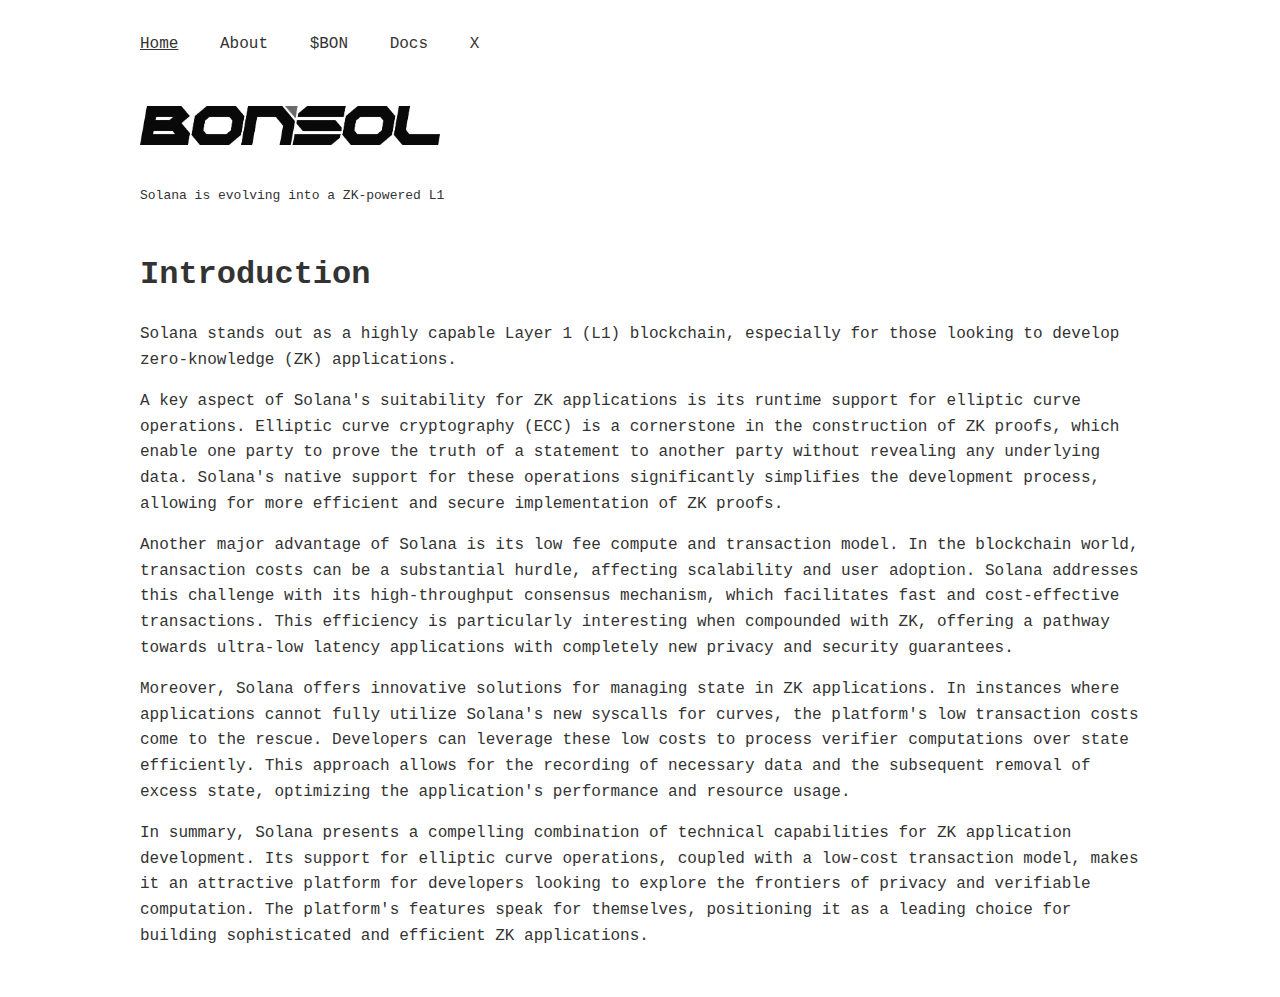
<file: index.html>
<!DOCTYPE html>
<html lang="en">
<head>
    <meta charset="UTF-8">
    <meta name="viewport" content="width=device-width, initial-scale=1.0">
    <title>乃ㄖ几丂ㄖㄥ</title>
    <style>
        /* Monospace styling */
        body {
            font-family: 'Courier New', Courier, monospace;
            line-height: 1.6;
            margin: 0;
            background: #fff;
            color: #333;
            padding: 2rem;
            margin: 0 auto;
        }

        /* Content styling */
        .content {
            background: #fff;
            padding: 0;
            border: none;
            max-width: 1000px;
            margin: 0 auto;
        }

        /* Simplified Navigation styling */
        .nav {
            background: #fff;
            padding: 0 0 1rem 0;
            border: none;
        }

        .nav a {
            color: #333;
            text-decoration: none;
            margin-right: 2rem;
            font-family: 'Courier New', Courier, monospace;
        }

        .nav a:hover {
            text-decoration: underline;
        }

        /* Add to existing nav styles */
        .nav a.active {
            text-decoration: underline;
        }
        pre {
            background: #fff;
            padding: 0;
            overflow-x: auto;
            margin: 0;
            text-align: left;
            margin-right: 300px;  /* Same alignment as token.html */
        }
        .logo {
            max-width: 300px; /* adjust this value as needed */
            height: auto;
            margin-top: 2rem;
            margin-bottom: 2rem;
        }

    </style>
</head>
<body>
    <div class="content">
        <nav class="nav">
            <a href="#home" class="active">Home</a>
            <a href="about.html">About</a>
            <a href="token.html">$BON</a>
            <a href="https://bonsol.gitbook.io/docs" target="_blank">Docs</a>
            <a href="https://x.com/bonsol_labs" target="_blank">X</a>
        </nav>

        <img src="images/bonsol-blackword-logo.png" alt="Bonsol" class="logo">
        <pre>
Solana is evolving into a ZK-powered L1
        </pre>

        <h1>Introduction</h1>
        <p>Solana stands out as a highly capable Layer 1 (L1) blockchain, especially for those looking to develop zero-knowledge (ZK) applications.</p>

        <p>A key aspect of Solana's suitability for ZK applications is its runtime support for elliptic curve operations. Elliptic curve cryptography (ECC) is a cornerstone in the construction of ZK proofs, which enable one party to prove the truth of a statement to another party without revealing any underlying data. Solana's native support for these operations significantly simplifies the development process, allowing for more efficient and secure implementation of ZK proofs.</p>

        <p>Another major advantage of Solana is its low fee compute and transaction model. In the blockchain world, transaction costs can be a substantial hurdle, affecting scalability and user adoption. Solana addresses this challenge with its high-throughput consensus mechanism, which facilitates fast and cost-effective transactions. This efficiency is particularly interesting when compounded with ZK, offering a pathway towards ultra-low latency applications with completely new privacy and security guarantees.</p>

        <p>Moreover, Solana offers innovative solutions for managing state in ZK applications. In instances where applications cannot fully utilize Solana's new syscalls for curves, the platform's low transaction costs come to the rescue. Developers can leverage these low costs to process verifier computations over state efficiently. This approach allows for the recording of necessary data and the subsequent removal of excess state, optimizing the application's performance and resource usage.</p>

        <p>In summary, Solana presents a compelling combination of technical capabilities for ZK application development. Its support for elliptic curve operations, coupled with a low-cost transaction model, makes it an attractive platform for developers looking to explore the frontiers of privacy and verifiable computation. The platform's features speak for themselves, positioning it as a leading choice for building sophisticated and efficient ZK applications.</p>
    </div>
</body>
</html>
</file>
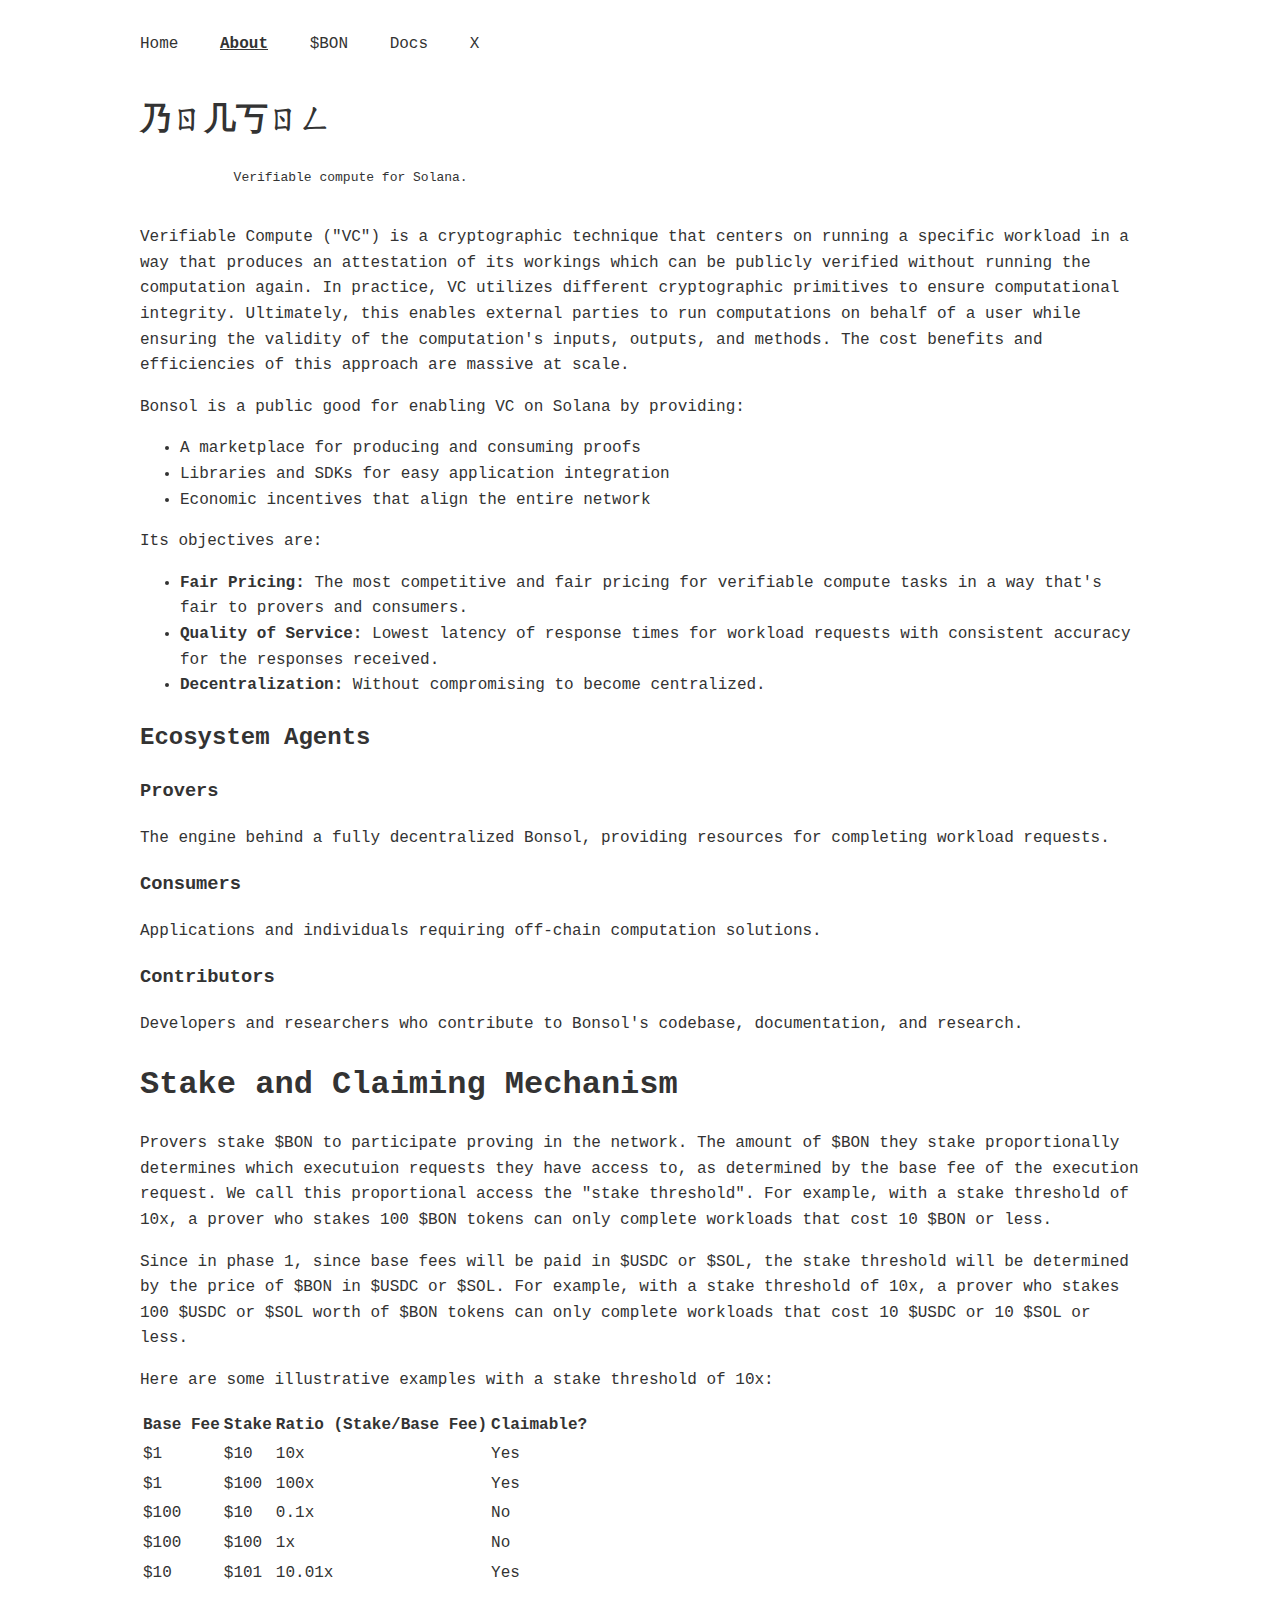
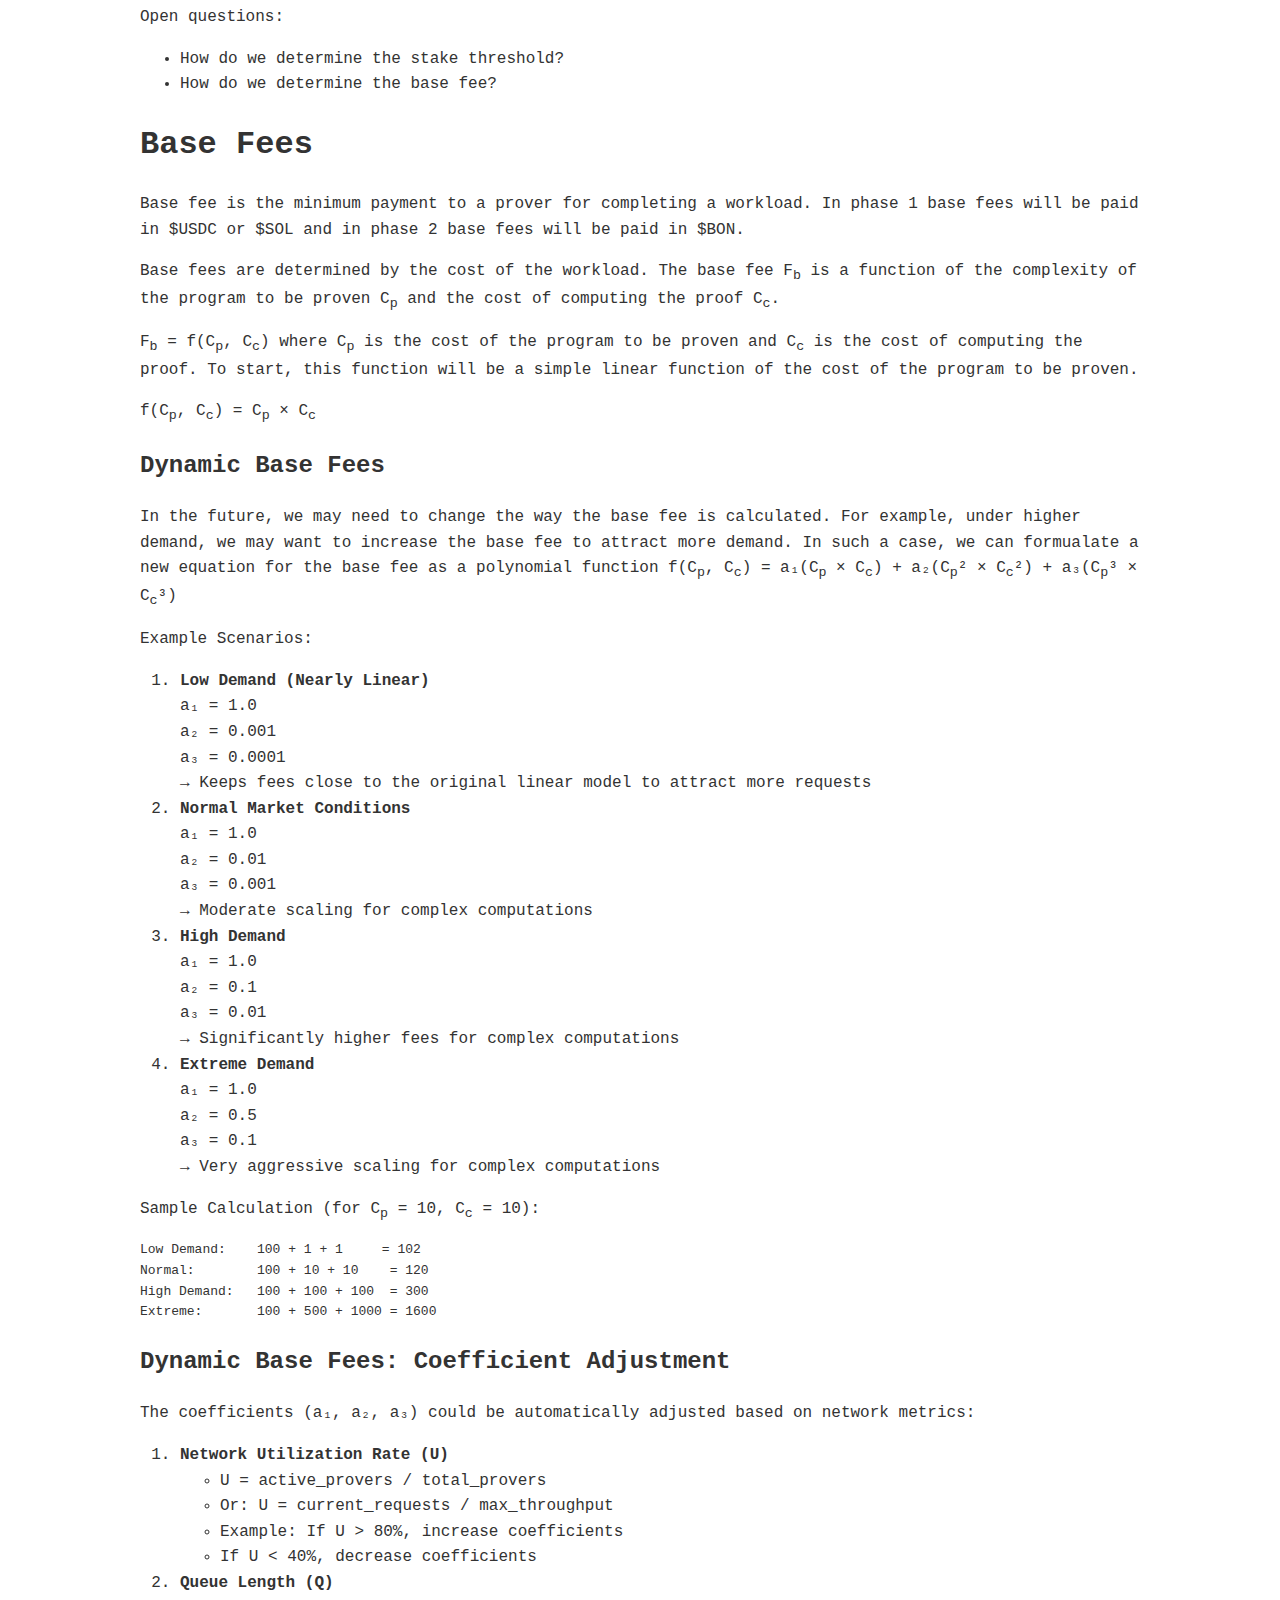
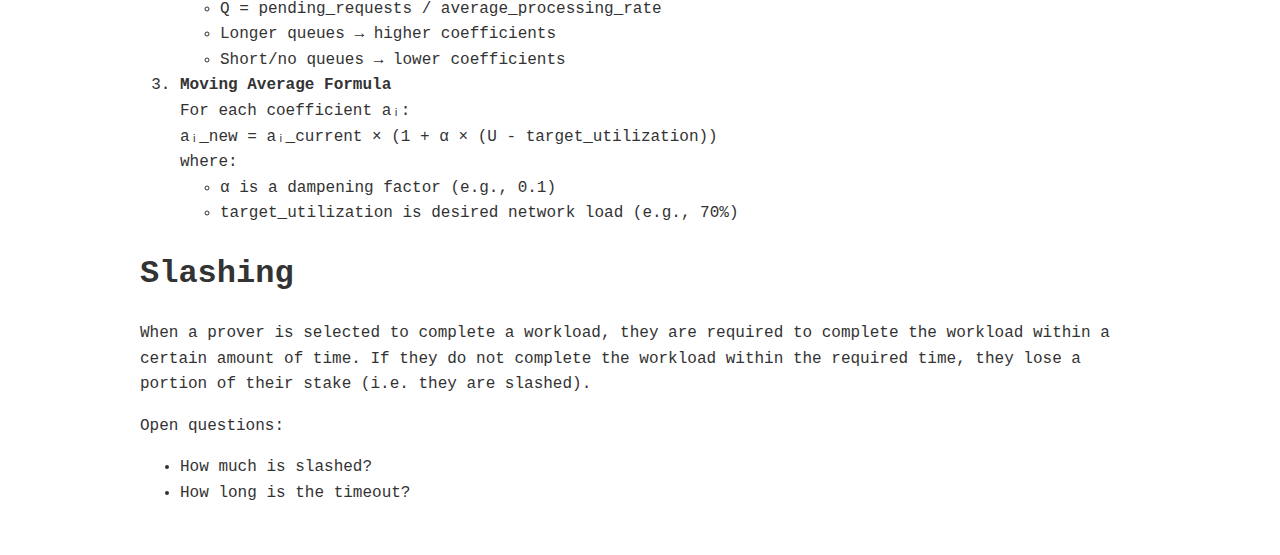
<file: about.html>
<!DOCTYPE html>
<html lang="en">
<head>
    <meta charset="UTF-8">
    <meta name="viewport" content="width=device-width, initial-scale=1.0">
    <title>乃ㄖ几丂ㄖㄥ</title>
    <style>
        /* Copying the same base styles from token.html */
        body {
            font-family: 'Courier New', Courier, monospace;
            line-height: 1.6;
            margin: 0;
            background: #fff;
            color: #333;
            padding: 2rem;
            margin: 0 auto;
        }

        .nav {
            background: #fff;
            padding: 0 0 1rem 0;
            border: none;
        }

        .nav a {
            color: #333;
            text-decoration: none;
            margin-right: 2rem;
            font-family: 'Courier New', Courier, monospace;
        }

        .nav a:hover {
            text-decoration: underline;
        }

        .nav a.active {
            text-decoration: underline;
            font-weight: bold;
        }

        .content {
            max-width: 1000px;
            margin: 0 auto;
        }

        pre {
            background: #fff;
            /* padding: 1rem;
            margin: 1rem 0; */
            /* overflow-x: auto; */
        }
    </style>
</head>
<body>
    <div class="content">
        <nav class="nav">
            <a href="index.html">Home</a>
            <a href="about.html" class="active">About</a>
            <a href="token.html">$BON</a>
            <a href="https://bonsol.sh/" target="_blank">Docs</a>
            <a href="https://x.com/Bonsolsh" target="_blank">X</a>
        </nav>

        <h1>乃ㄖ几丂ㄖㄥ</h1>

        <pre>
            Verifiable compute for Solana.
        </pre>
    </div>

    <div class="content">
        <p>Verifiable Compute ("VC") is a cryptographic technique that centers on running a specific workload in a way that produces an attestation of its workings which can be publicly verified without running the computation again. In practice, VC utilizes different cryptographic primitives to ensure computational integrity. Ultimately, this enables external parties to run computations on behalf of a user while ensuring the validity of the computation's inputs, outputs, and methods. The cost benefits and efficiencies of this approach are massive at scale.</p>

        <p>Bonsol is a public good for enabling VC on Solana by providing:</p>
        <ul>
            <li>A marketplace for producing and consuming proofs</li>
            <li>Libraries and SDKs for easy application integration</li>
            <li>Economic incentives that align the entire network</li>
        </ul>

        <p>Its objectives are:</p>
        <ul>
            <li><strong>Fair Pricing:</strong> The most competitive and fair pricing for verifiable compute tasks in a way that's fair to provers and consumers.</li>
            <li><strong>Quality of Service:</strong> Lowest latency of response times for workload requests with consistent accuracy for the responses received.</li>
            <li><strong>Decentralization:</strong> Without compromising to become centralized.</li>
        </ul>
    </div>

    <div class="content">
        <h2>Ecosystem Agents</h2>
            <h3>Provers</h3>
            <p>The engine behind a fully decentralized Bonsol, providing resources for completing workload requests.</p>
                
            <h3>Consumers</h3>
            <p>Applications and individuals requiring off-chain computation solutions.</p>
                
            <h3>Contributors</h3>
            <p>Developers and researchers who contribute to Bonsol's codebase, documentation, and research.</p>
    </div>

    <div class="content">
        <h1>Stake and Claiming Mechanism</h1>
        <p>Provers stake $BON to participate proving in the network. The amount of $BON they stake proportionally determines which executuion requests they have access to, as determined by the base fee of the execution request. We call this proportional access the "stake threshold". For example, with a stake threshold of 10x, a prover who stakes 100 $BON tokens can only complete workloads that cost 10 $BON or less.</p>

        <p>Since in phase 1, since base fees will be paid in $USDC or $SOL, the stake threshold will be determined by the price of $BON in $USDC or $SOL. For example, with a stake threshold of 10x, a prover who stakes 100 $USDC or $SOL worth of $BON tokens can only complete workloads that cost 10 $USDC or 10 $SOL or less.</p>

        <p>Here are some illustrative examples with a stake threshold of 10x:</p>
        <table>
            <tr>
                <th>Base Fee</th>
                <th>Stake</th>
                <th>Ratio (Stake/Base Fee)</th>
                <th>Claimable?</th>
            </tr>
            <tr>
                <td>$1</td>
                <td>$10</td>
                <td>10x</td>
                <td>Yes</td>
            </tr>
            <tr>
                <td>$1</td>
                <td>$100</td>
                <td>100x</td>
                <td>Yes</td>
            </tr>
            <tr>
                <td>$100</td>
                <td>$10</td>
                <td>0.1x</td>
                <td>No</td>
            </tr>
            <tr>
                <td>$100</td>
                <td>$100</td>
                <td>1x</td>
                <td>No</td>
            </tr>
            <tr>
                <td>$10</td>
                <td>$101</td>
                <td>10.01x</td>
                <td>Yes</td>
            </tr>
        </table>

        <p>Open questions:</p>
        <ul>
            <li>How do we determine the stake threshold?</li>
            <li>How do we determine the base fee?</li>
        </ul>

        <h1>Base Fees</h1>
        <p>Base fee is the minimum payment to a prover for completing a workload. In phase 1 base fees will be paid in $USDC or $SOL and in phase 2 base fees will be paid in $BON.</p>

        <p>Base fees are determined by the cost of the workload. The base fee F<sub>b</sub> is a function of the complexity of the program to be proven C<sub>p</sub> and the cost of computing the proof C<sub>c</sub>.</p>

        <p>F<sub>b</sub> = f(C<sub>p</sub>, C<sub>c</sub>) where C<sub>p</sub> is the cost of the program to be proven and C<sub>c</sub> is the cost of computing the proof. To start, this function will be a simple linear function of the cost of the program to be proven.</p>

        <p>f(C<sub>p</sub>, C<sub>c</sub>) = C<sub>p</sub> × C<sub>c</sub></p>

        <h2>Dynamic Base Fees</h2>
        <p>In the future, we may need to change the way the base fee is calculated. For example, under higher demand, we may want to increase the base fee to attract more demand. In such a case, we can formualate a new equation for the base fee as a polynomial function f(C<sub>p</sub>, C<sub>c</sub>) = a₁(C<sub>p</sub> × C<sub>c</sub>) + a₂(C<sub>p</sub>² × C<sub>c</sub>²) + a₃(C<sub>p</sub>³ × C<sub>c</sub>³)</p>

        <p>Example Scenarios:</p>

        <ol>
            <li>
                <strong>Low Demand (Nearly Linear)</strong><br>
                a₁ = 1.0<br>
                a₂ = 0.001<br>
                a₃ = 0.0001<br>
                → Keeps fees close to the original linear model to attract more requests
            </li>
            <li>
                <strong>Normal Market Conditions</strong><br>
                a₁ = 1.0<br>
                a₂ = 0.01<br>
                a₃ = 0.001<br>
                → Moderate scaling for complex computations
            </li>
            <li>
                <strong>High Demand</strong><br>
                a₁ = 1.0<br>
                a₂ = 0.1<br>
                a₃ = 0.01<br>
                → Significantly higher fees for complex computations
            </li>
            <li>
                <strong>Extreme Demand</strong><br>
                a₁ = 1.0<br>
                a₂ = 0.5<br>
                a₃ = 0.1<br>
                → Very aggressive scaling for complex computations
            </li>
        </ol>

        <p>Sample Calculation (for C<sub>p</sub> = 10, C<sub>c</sub> = 10):</p>
        <pre>
Low Demand:    100 + 1 + 1     = 102
Normal:        100 + 10 + 10    = 120
High Demand:   100 + 100 + 100  = 300
Extreme:       100 + 500 + 1000 = 1600</pre>

        <h2>Dynamic Base Fees: Coefficient Adjustment</h2>
        <p>The coefficients (a₁, a₂, a₃) could be automatically adjusted based on network metrics:</p>

        <ol>
            <li>
                <strong>Network Utilization Rate (U)</strong>
                <ul>
                    <li>U = active_provers / total_provers</li>
                    <li>Or: U = current_requests / max_throughput</li>
                    <li>Example: If U > 80%, increase coefficients</li>
                    <li>If U < 40%, decrease coefficients</li>
                </ul>
            </li>
            <li>
                <strong>Queue Length (Q)</strong>
                <ul>
                    <li>Q = pending_requests / average_processing_rate</li>
                    <li>Longer queues → higher coefficients</li>
                    <li>Short/no queues → lower coefficients</li>
                </ul>
            </li>
            <li>
                <strong>Moving Average Formula</strong><br>
                For each coefficient aᵢ:<br>
                aᵢ_new = aᵢ_current × (1 + α × (U - target_utilization))<br>
                where:
                <ul>
                    <li>α is a dampening factor (e.g., 0.1)</li>
                    <li>target_utilization is desired network load (e.g., 70%)</li>
                </ul>
            </li>
        </ol>

        <h1>Slashing</h1>
        <p>When a prover is selected to complete a workload, they are required to complete the workload within a certain amount of time. If they do not complete the workload within the required time, they lose a portion of their stake (i.e. they are slashed).</p>

        <p>Open questions:</p>
        <ul>
            <li>How much is slashed?</li>
            <li>How long is the timeout?</li>
        </ul>
    </div>


</body>
</html>
</file>
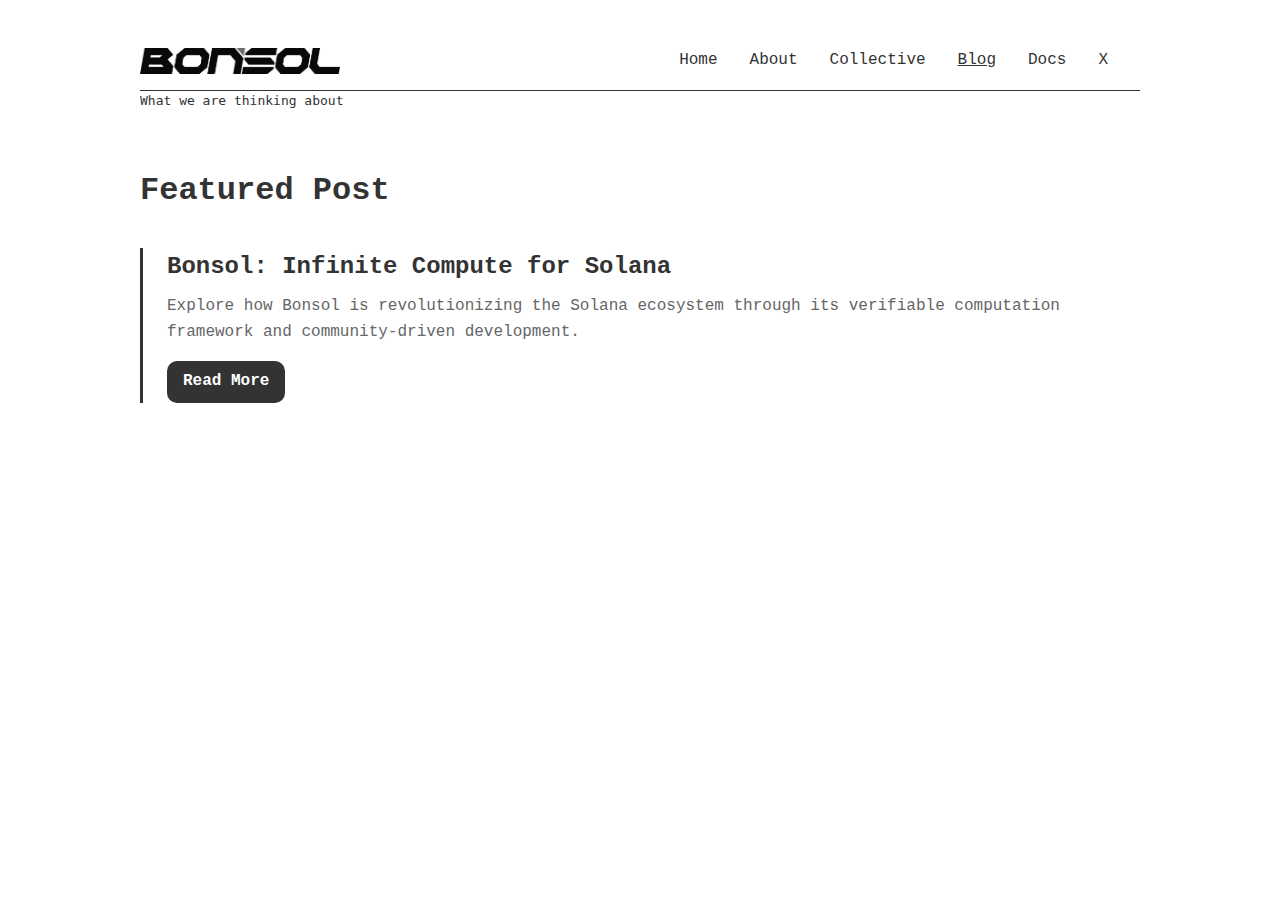
<file: blog.html>
<!DOCTYPE html>
<html lang="en">
<head>
    <meta charset="UTF-8">
    <meta name="viewport" content="width=device-width, initial-scale=1.0">
    <title>Bonsol</title>
    <link rel="icon" type="image/png" sizes="32x32" href="images/bonsol-Square-Favicon.png">
    <style>
        /* Monospace styling */
        body {
            font-family: 'Courier New', Courier, monospace;
            line-height: 1.6;
            margin: 0;
            background: #fff;
            color: #333;
            padding: 2rem;
            margin: 0 auto;
        }

        /* Content styling */
        .content {
            background: #fff;
            padding: 0;
            border: none;
            max-width: 1000px;
            margin: 0 auto;
        }

        /* Simplified Navigation styling */
        .nav {
            background: #fff;
            padding: 1rem 0;
            border: none;
            display: flex;
            align-items: center;
            justify-content: space-between;
        }

        .nav-logo {
            max-width: 200px;
            height: auto;
            margin-right: 2rem;
        }

        .nav-links {
            display: flex;
            align-items: center;
        }

        .nav a {
            color: #333;
            text-decoration: none;
            margin-right: 2rem;
            font-family: 'Courier New', Courier, monospace;
        }

        .nav a:hover {
            text-decoration: underline;
        }

        .nav a.active {
            text-decoration: underline;
        }
        pre {
            background: #fff;
            padding: 0;
            overflow-x: auto;
            margin: 0;
            text-align: left;
            margin-right: 300px;  /* Same alignment as token.html */
        }
        .logo {
            max-width: 300px; /* adjust this value as needed */
            height: auto;
            margin-top: 2rem;
            margin-bottom: 2rem;
        }
        /* Horizontal line styling */
        hr {
            border: none;
            height: 1px;
            margin: 2rem 0;
            background: repeating-linear-gradient(90deg,
                #333,
                #333 10px,
                transparent 10px,
                transparent 20px
            );
        }

        .solid-hr {
            border: none;
            height: 1px;
            background-color: #333;
            margin: 0rem 0;
        }

        /* Add new blog-specific styles */
        .blog-section {
            margin: 2rem 0;
        }

        .featured-post {
            border-left: 3px solid #333;
            padding-left: 1.5rem;
            margin: 2rem 0;
        }

        .post-title {
            font-size: 1.5rem;
            font-weight: bold;
            margin-bottom: 0.5rem;
        }

        .post-description {
            color: #666;
            margin-bottom: 1rem;
        }

        .read-more {
            color: #fff;  /* White text */
            text-decoration: none;
            font-weight: bold;
            background-color: #333;  /* Dark background */
            padding: 0.5rem 1rem;  /* Add some padding */
            border-radius: 10px;  /* Rounded corners */
            display: inline-block;  /* Makes padding work properly */
            transition: background-color 0.2s;  /* Smooth hover effect */
        }

        .read-more:hover {
            background-color: #6d6d6d;  /* Lighter shade on hover */
            text-decoration: underline dotted;  /* underline on hover */
        }

        .post-grid {
            display: grid;
            grid-template-columns: repeat(auto-fill, minmax(300px, 1fr));
            gap: 2rem;
            margin-top: 2rem;
        }

        .post-card {
            border: 1px solid #eee;
            padding: 1.5rem;
        }

        /* all posts section */
        .all-posts-section {
            background-color: #d2d2d2;
            padding: 2rem;
            margin: 0rem;  /* Negative margin to extend background to edges */
        }

        /* Update post-card style to stand out against grey background */
        .post-card {
            border: 1px solid #eee;
            padding: 1.5rem;
            background-color: #fff;  /* Ensure cards are white */
        }
    </style>
</head>
<body>
    <div class="content">
        <nav class="nav">
            <img src="images/bonsol-blackword-logo.png" alt="Bonsol" class="nav-logo">
            <div class="nav-links">
                <a href="index.html">Home</a>
                <a href="about.html">About</a>
                <a href="collective.html">Collective</a>
                <a href="blog.html" class="active">Blog</a>
                <a href="https://bonsol.gitbook.io/docs" target="_blank">Docs</a>
                <a href="https://x.com/bonsol_labs" target="_blank">X</a>
            </div>
        </nav>
        <hr class="solid-hr">

        <pre>
What we are thinking about
        </pre>

        <!-- Featured Post Section -->
        <div class="blog-section">
            <h1>Featured Post</h1>
            <div class="featured-post">
                <div class="post-title">Bonsol: Infinite Compute for Solana</div>
                <div class="post-description">Explore how Bonsol is revolutionizing the Solana ecosystem through its verifiable computation framework and community-driven development.</div>
                <a href="blogPosts/bonsol-infinite-compute.html" class="read-more">Read More</a>
            </div>
        </div>
        <br>

       
       
        <!-- Commenting out All Posts Section
        <div class="blog-section all-posts-section"> -->
            <!-- Commenting out post-grid section 
            <h2>All Posts</h2>
            <div class="post-grid"> -->
 
                <!-- Featured post repeated here -->

                <!-- Commenting out featured post repeated here 
                <div class="post-card">
                    <div class="post-title">Bonsol: Infinite Compute for Solana</div>
                    <div class="post-description">Explore how Bonsol is revolutionizing the Solana ecosystem through its verifiable computation framework and community-driven development.</div>
                    <a href="blogPosts/bonsol-infinite-compute.html" class="read-more">Read More</a>
                </div>
                end of featured post comment-->

                <!-- Other upcoming posts -->

                <!-- Commenting out other upcoming posts 
                <div class="post-card">
                    <div class="post-title">Introducing Bonsol Labs</div>
                    <div class="post-description">The journey begins: Learn about our mission and vision for the Solana ecosystem.</div>
                    <p><b>Coming Soon...</b></p>
                </div>
                
                <div class="post-card">
                    <div class="post-title">$BON Token</div>
                    <div class="post-description">Everything you need to know about the $BON token and its utility.</div>
                    <p><b>Coming Soon...</b></p>
                    end of other upcoming posts comment-->

                </div>
                <!-- Add more post cards as needed -->
            </div>
        </div>
    </div>
</body>
</html>
</file>
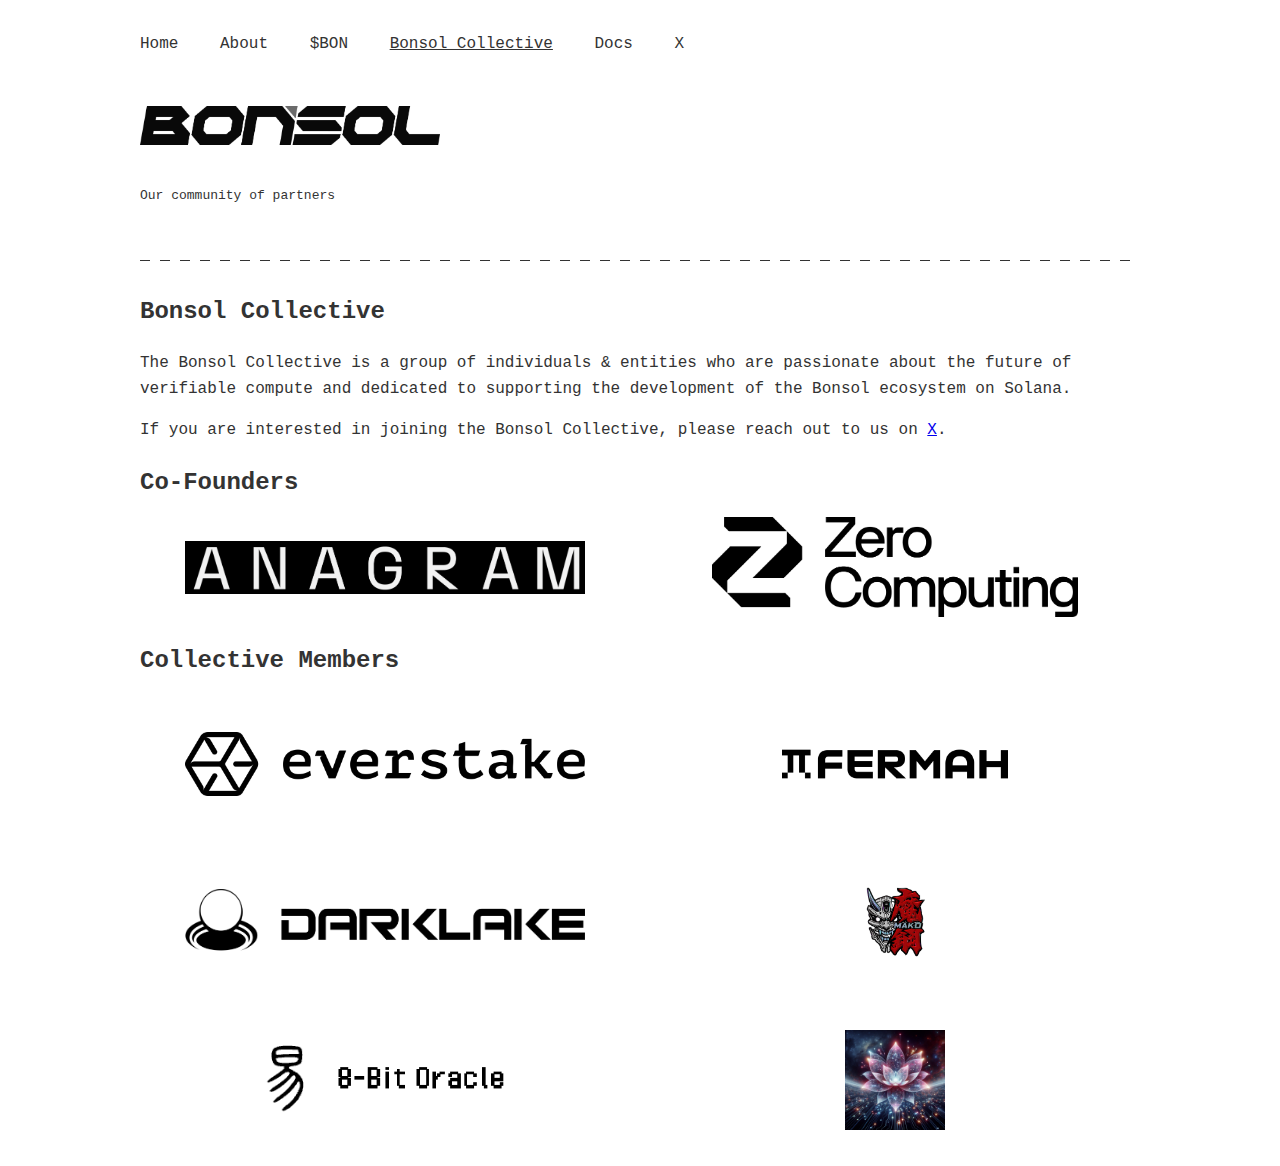
<file: collective.html>
<!DOCTYPE html>
<html lang="en">
<head>
    <meta charset="UTF-8">
    <meta name="viewport" content="width=device-width, initial-scale=1.0">
    <title>Bonsol</title>
    <link rel="icon" type="image/png" sizes="32x32" href="images/bonsol-circle-logo.png">
    <style>
        /* Monospace styling */
        body {
            font-family: 'Courier New', Courier, monospace;
            line-height: 1.6;
            margin: 0;
            background: #fff;
            color: #333;
            padding: 2rem;
            margin: 0 auto;
        }

        /* Content styling */
        .content {
            background: #fff;
            padding: 0;
            border: none;
            max-width: 1000px;
            margin: 0 auto;
        }

        /* Simplified Navigation styling */
        .nav {
            background: #fff;
            padding: 0 0 1rem 0;
            border: none;
        }

        .nav a {
            color: #333;
            text-decoration: none;
            margin-right: 2rem;
            font-family: 'Courier New', Courier, monospace;
        }

        .nav a:hover {
            text-decoration: underline;
        }

        /* Add to existing nav styles */
        .nav a.active {
            text-decoration: underline;
        }
        pre {
            background: #fff;
            padding: 0;
            overflow-x: auto;
            margin: 0;
            text-align: left;
            margin-right: 300px;  /* Same alignment as token.html */
        }

        .logo {
            max-width: 300px; /* adjust this value as needed */
            height: auto;
            margin-top: 2rem;
            margin-bottom: 2rem;
        }

        hr {
        border: none;
        height: 1px;
        margin: 2rem 0;
        background: repeating-linear-gradient(90deg,
        #333,
        #333 10px,
        transparent 10px,
        transparent 20px
        );
        }

        .logo-grid {
            display: flex;
            flex-wrap: wrap;
            gap: 40px 20px;
            justify-content: center;
        }

        .logo-item {
            flex: 0 0 calc(50% - 10px); /* This ensures 2 items per row */
            text-align: center;
            display: flex;
            align-items: center;
            justify-content: center;
            height: 100px;
        }

        .logo-item img {
            max-width: 400px;
            height: auto;
            max-height: 100px;
        }

    </style>
</head>
<body>
    <div class="content">
        <nav class="nav">
            <a href="index.html">Home</a>
            <a href="about.html">About</a>
            <a href="token.html">$BON</a>
            <a href="collective.html" class="active">Bonsol Collective</a>
            <a href="https://bonsol.gitbook.io/docs" target="_blank">Docs</a>
            <a href="https://x.com/bonsol_labs" target="_blank">X</a>
        </nav>

        <img src="images/bonsol-blackword-logo.png" alt="Bonsol" class="logo">
        <pre>
Our community of partners 
        </pre>
        <hr>


        <h2>Bonsol Collective</h2>
        <p>The Bonsol Collective is a group of individuals & entities who are passionate about the future of verifiable compute and dedicated to supporting the development of the Bonsol ecosystem on Solana.</p>
        <p>If you are interested in joining the Bonsol Collective, please reach out to us on <a href="https://x.com/Bonsolsh" target="_blank">X</a>.</p>
        

        <section id="logos">
            <h2>Co-Founders</h2>
            <div class="logo-grid">
                <!-- Anagram  --> 
                <div class="logo-item">
                    <a href="https://anagram.xyz" target="_blank">
                        <img src="images/anagramLogo.png" alt="Anagram Logo" title="Anagram">
                    </a>
                </div>
                <!-- Zero Computing  --> 
                <div class="logo-item">
                    <a href="https://zerocomputing.com" target="_blank">
                        <img src="images/ZeroLogo.png" alt="Zero Computing Logo" title="Zero Computing">
                    </a>
                </div>
                <!-- Add more logos as needed -->

            </div>
            <h2>Collective Members</h2>
            <div class="logo-grid">
                <!-- Everstake  --> 
                <div class="logo-item" style="margin-top: 18px;">
                    <a href="https://everstake.one/" target="_blank">
                        <img src="images/everstake-Logo.png" alt="Everstake Logo" title="Everstake">
                    </a>
                </div>
                <!-- Fermah  --> 
                <div class="logo-item" style="margin-top: 18px;">
                    <a href="https://www.fermah.xyz/" target="_blank">
                        <img src="images/fermah-Logo.png" alt="Fermah Logo" title="Fermah">
                    </a>
                </div>
                <!-- Add more logos as needed -->
                <!-- Darklake.fi  --> 
                <div class="logo-item" style="margin-top: 18px;">
                    <a href="https://darklake.fi/" target="_blank">
                        <img src="images/darklake-Logo.png" alt="Darklake Logo" title="Darklake">
                    </a>
                </div>
                
                <!-- Rubicon  -->
                <div class="logo-item" style="margin-top: 18px;">
                    <a href="https://docs.google.com/presentation/d/1WwUSjFy-Sl-J8WjcWjOM99Pku2SUYYxO0bHXeQjiKv8/edit?usp=sharing" target="_blank">
                        <img src="images/mako-Logo.jpg" alt="Mako Logo" title="Mako">
                    </a>
                </div>
                <!-- 8 bit oracle  -->
                <div class="logo-item" style="margin-top: 18px;">
                    <a href="https://8bitoracle.ai/" target="_blank">
                        <img src="images/8bitoracle-Logo.png" alt="8bit Oracle Logo" title="8bit Oracle">
                    </a>
                </div>
                <!-- Lotus Sutra  -->
                <div class="logo-item" style="margin-top: 18px;">
                    <a href="https://x.com/AwakenTheLotus" target="_blank">
                        <img src="images/lotusSutra-Logo.jpeg" alt="Lotus Sutra Logo" title="Lotus Sutra">
                    </a>
                </div>
    
                <!-- TBD - SonicSVM  --> 
                <!-- TBD - zkVerify  -->  

            </div>
   
        </section>

    </div>
</body>
</html>
</file>
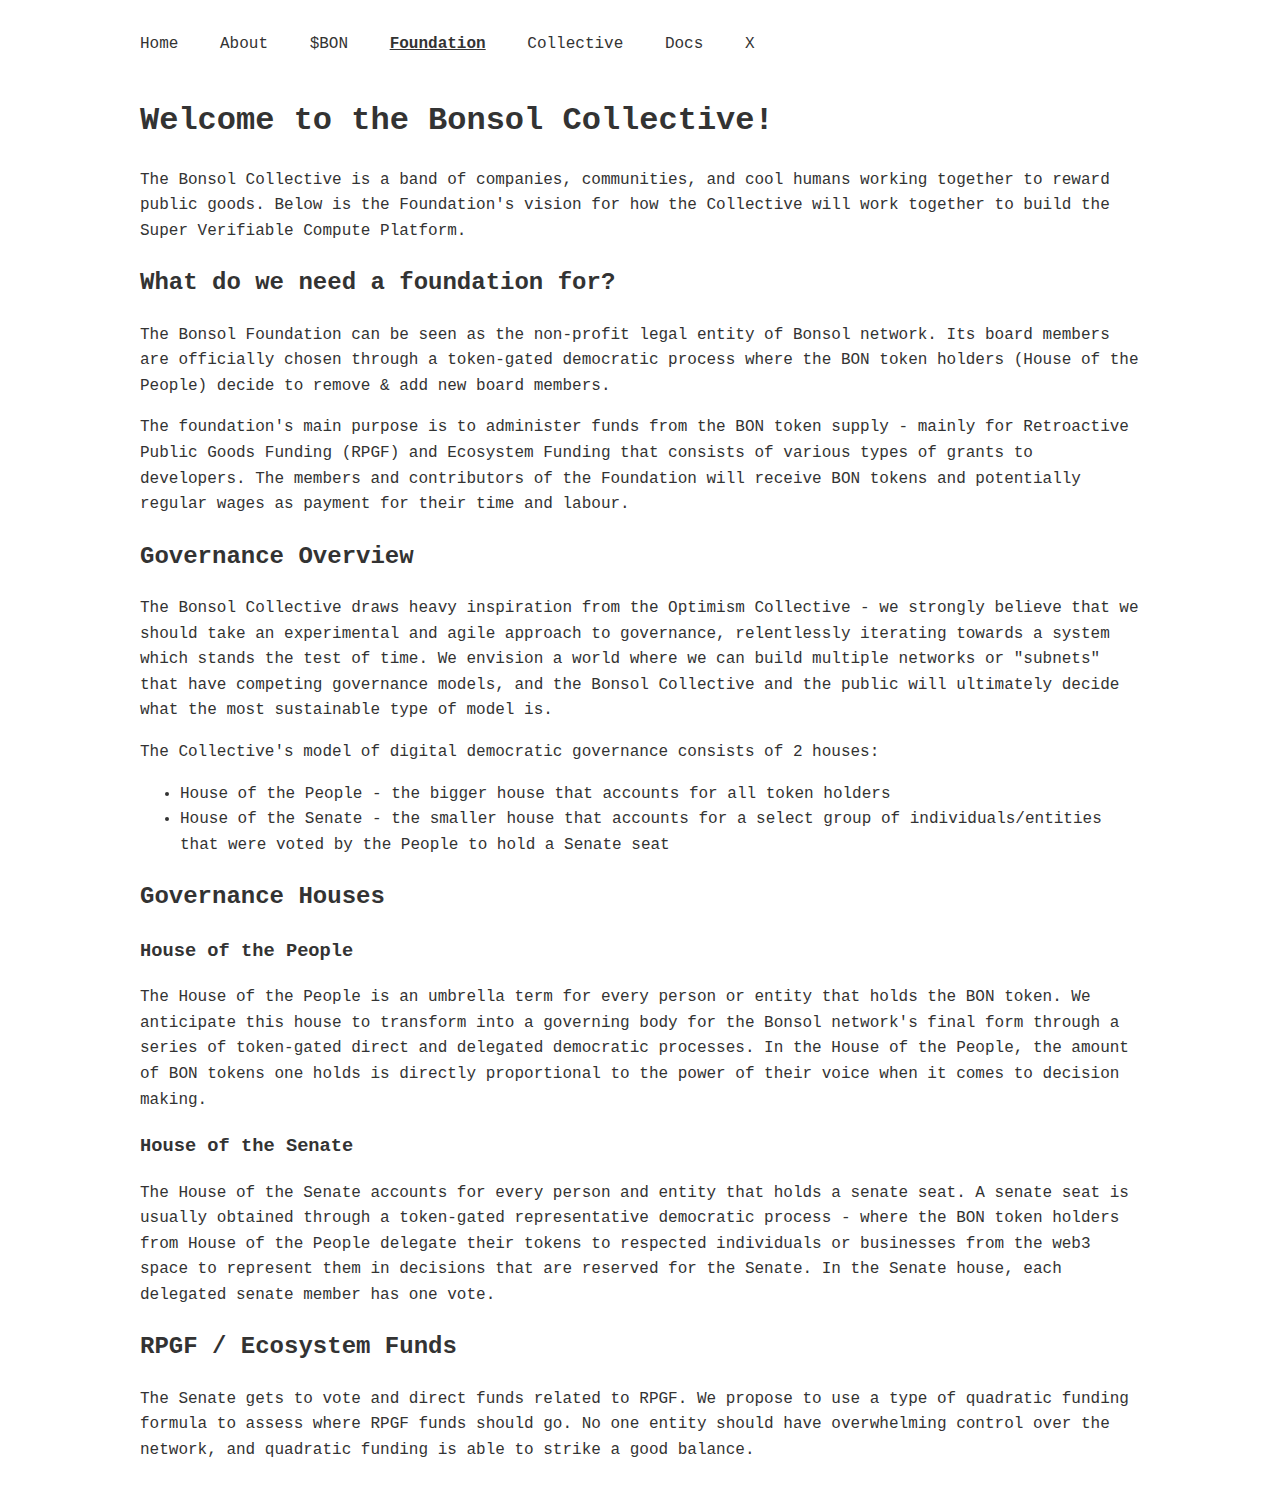
<file: foundation.html>
<!DOCTYPE html>
<html lang="en">
<head>
    <meta charset="UTF-8">
    <meta name="viewport" content="width=device-width, initial-scale=1.0">
    <title>乃ㄖ几丂ㄖㄥ</title>
    <style>
        /* Same styles as about.html */
        body {
            font-family: 'Courier New', Courier, monospace;
            line-height: 1.6;
            margin: 0;
            background: #fff;
            color: #333;
            padding: 2rem;
            margin: 0 auto;
        }

        .nav {
            background: #fff;
            padding: 0 0 1rem 0;
            border: none;
        }

        .nav a {
            color: #333;
            text-decoration: none;
            margin-right: 2rem;
            font-family: 'Courier New', Courier, monospace;
        }

        .nav a:hover {
            text-decoration: underline;
        }

        .nav a.active {
            text-decoration: underline;
            font-weight: bold;
        }

        .content {
            max-width: 1000px;
            margin: 0 auto;
        }

        pre {
            background: #fff;
        }

        figure {
            margin: 0;
            text-align: center;
        }

        figcaption {
            text-decoration: underline;
            font-size: 12px;
            margin-top: 1px;
            font-style: italic;
            color: #666;
        }
    </style>
</head>
<body>
    <div class="content">
        <nav class="nav">
            <a href="index.html">Home</a>
            <a href="about.html">About</a>
            <a href="token.html">$BON</a>
            <a href="foundation.html" class="active">Foundation</a>
            <a href="collective.html">Collective</a>
            <a href="https://bonsol.sh/" target="_blank">Docs</a>
            <a href="https://x.com/Bonsolsh" target="_blank">X</a>
        </nav>
    <!--
        <h1>乃ㄖ几丂ㄖㄥ</h1>

        <pre>
            Everything Possible on Solana
        </pre>
    </div>
    -->

    <div class="content">
        <h1>Welcome to the Bonsol Collective! </h1>
        <p>The Bonsol Collective is a band of companies, communities, and cool humans working together to reward public goods. Below is the Foundation's vision for how the Collective will work together to build the Super Verifiable Compute Platform.</p>

        <h2>What do we need a foundation for?</h2>
        <p>The Bonsol Foundation can be seen as the non-profit legal entity of Bonsol network. Its board members are officially chosen through a token-gated democratic process where the BON token holders (House of the People) decide to remove & add new board members.</p>
        
        <p>The foundation's main purpose is to administer funds from the BON token supply - mainly for Retroactive Public Goods Funding (RPGF) and Ecosystem Funding that consists of various types of grants to developers. The members and contributors of the Foundation will receive BON tokens and potentially regular wages as payment for their time and labour.</p>

        <h2>Governance Overview</h2>
        <p>The Bonsol Collective draws heavy inspiration from the Optimism Collective - we strongly believe that we should take an experimental and agile approach to governance, relentlessly iterating towards a system which stands the test of time. We envision a world where we can build multiple networks or "subnets" that have competing governance models, and the Bonsol Collective and the public will ultimately decide what the most sustainable type of model is.</p>

        <p>The Collective's model of digital democratic governance consists of 2 houses:</p>
        <ul>
            <li>House of the People - the bigger house that accounts for all token holders</li>
            <li>House of the Senate - the smaller house that accounts for a select group of individuals/entities that were voted by the People to hold a Senate seat</li>
        </ul>
    </div>

    <div class="content">
        <h2>Governance Houses</h2>
        
        <h3>House of the People</h3>
        <p>The House of the People is an umbrella term for every person or entity that holds the BON token. We anticipate this house to transform into a governing body for the Bonsol network's final form through a series of token-gated direct and delegated democratic processes. In the House of the People, the amount of BON tokens one holds is directly proportional to the power of their voice when it comes to decision making.</p>

        <h3>House of the Senate</h3>
        <p>The House of the Senate accounts for every person and entity that holds a senate seat. A senate seat is usually obtained through a token-gated representative democratic process - where the BON token holders from House of the People delegate their tokens to respected individuals or businesses from the web3 space to represent them in decisions that are reserved for the Senate. In the Senate house, each delegated senate member has one vote.</p>
    </div>

    <div class="content">
        <h2>RPGF / Ecosystem Funds</h2>
        <p>The Senate gets to vote and direct funds related to RPGF. We propose to use a type of quadratic funding formula to assess where RPGF funds should go. No one entity should have overwhelming control over the network, and quadratic funding is able to strike a good balance.</p>
    </div>
</body>
</html>
</file>
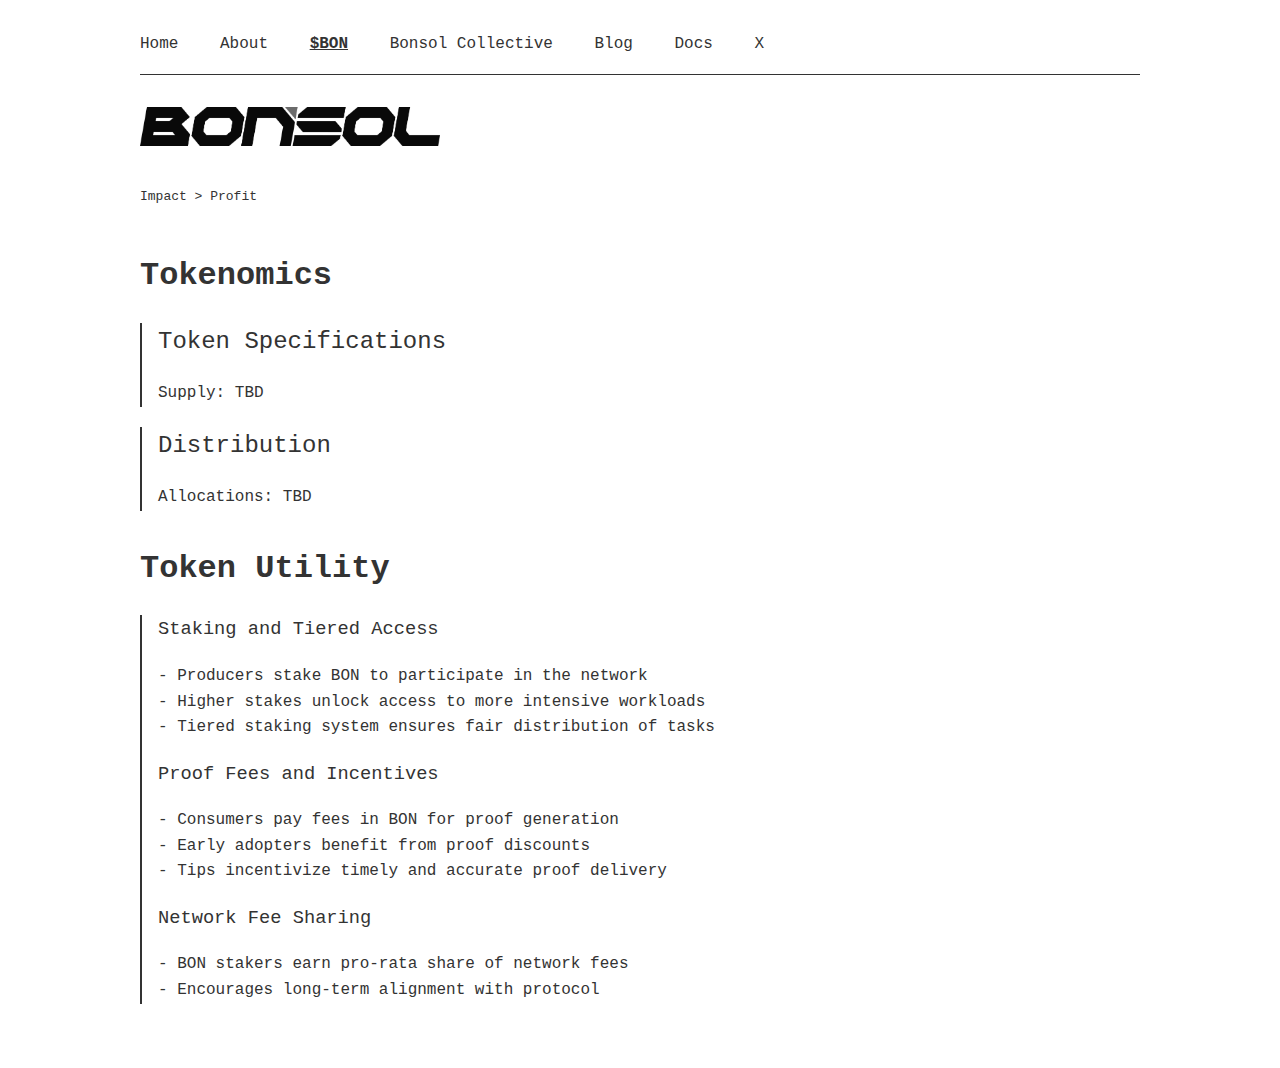
<file: token.html>
<!DOCTYPE html>
<html lang="en">
<head>
    <meta charset="UTF-8">
    <meta name="viewport" content="width=device-width, initial-scale=1.0">
    <title>Bonsol</title>
    <link rel="icon" type="image/png" sizes="32x32" href="images/bonsol-Square-Favicon.png">
    <style>
        /* Monospace styling */
        body {
            font-family: 'Courier New', Courier, monospace;
            line-height: 1.6;
            margin: 0;
            background: #fff;
            color: #333;
            padding: 2rem;
            margin: 0 auto;
        }

        /* Content styling */
        .content {
            background: #fff;
            padding: 0;
            border: none;
            max-width: 1000px;
            margin: 0 auto;
        }

        pre {
            background: #fff;
            padding: 0;
            overflow-x: auto;
            margin: 0;
        }

        /* Simplified Navigation styling */
        .nav {
            background: #fff;
            padding: 0 0 1rem 0;
            border: none;
        }

        .nav a {
            color: #333;
            text-decoration: none;
            margin-right: 2rem;
            font-family: 'Courier New', Courier, monospace;
        }

        .nav a:hover {
            text-decoration: underline;
        }

        /* Add to existing nav styles */
        .nav a.active {
            text-decoration: underline;
            font-weight: bold;
        }

        /* Token design specific styles */
        .token-spec {
            border-left: 2px solid #333;
            padding-left: 1rem;
            margin: 1rem 0;
        }

        code {
            background: #f5f5f5;
            padding: 0.2rem 0.4rem;
            border-radius: 3px;
        }

        /* Add to existing styles */
        .section {
            margin: 2rem 0;
        }
        
        .subsection {
            margin: 1.5rem 0;
        }
        
        h2, h3 {
            font-weight: normal;
        }
        
        ul {
            list-style-type: none;
            padding-left: 0;
        }
        
        ul li:before {
            content: "- ";
        }
        
        .highlight {
            background: #f5f5f5;
            padding: 1rem;
            margin: 1rem 0;
        }

        pre {
            background: #fff;
            padding: 0;
            overflow-x: auto;
            margin: 0;
            text-align: left;
            margin-right: 300px;  /* Same alignment as token.html */
        }

        .logo {
            max-width: 300px; /* adjust this value as needed */
            height: auto;
            margin-top: 2rem;
            margin-bottom: 2rem;
        }
        /* Horizontal line styling */
        hr {
            border: none;
            height: 1px;
            margin: 2rem 0;
            background: repeating-linear-gradient(90deg,
                #333,
                #333 10px,
                transparent 10px,
                transparent 20px
            );
        }

        .solid-hr {
            border: none;
            height: 1px;
            background-color: #333;
            margin: 0rem 0;
        }

    </style>
</head>
<body>
    <div class="content">
        <nav class="nav">
            <a href="index.html">Home</a>
            <a href="about.html">About</a>
            <a href="token.html" class="active">$BON</a>
            <a href="collective.html">Bonsol Collective</a>
            <a href="blog.html">Blog</a>
            <a href="https://bonsol.gitbook.io/docs" target="_blank">Docs</a>
            <a href="https://x.com/bonsol_labs" target="_blank">X</a>
        </nav>
        <hr class="solid-hr">
        <img src="images/bonsol-blackword-logo.png" alt="Bonsol Logo" class="logo">
        <pre>
Impact > Profit
        </pre>

        <h1>Tokenomics</h1>
        <div class="token-spec">
            <h2>Token Specifications</h2>
            <p>Supply: TBD</p>
            <!--
            <p>Supply: 21,000,000 tokens</p>
            <p>Symbol: $BON</p>
            <p>Decimals: 9</p>
            -->
        </div>

        <div class="token-spec">
            
            <h2>Distribution</h2>
            <p>Allocations: TBD</p>
            <!--    
            <p>Fair Launch: 60%</p>
            <p>Foundation: 35%</p>
            <p>Core Contributors: 5%</p>
            -->
        </div>

        <!-- 
        <div class="section">
            <h1>Guiding Principles</h1>
            <div class="highlight">
                <h3>No VCs or Airdrops</h3>
                <ul>
                    <li>No fundraising or investors</li>
                    <li>No pre-sale or pre-allocation, except for initial contributors (5%)</li>
                </ul>

                <h3>Transparency</h3>
                <ul>
                    <li>Full disclosure of token information before launch</li>
                    <li>Details on utility, supply, and roadmap to be made public</li>
                </ul>

                <h3>Open Participation</h3>
                <ul>
                    <li>Equal opportunity for all to acquire tokens at launch</li>
                    <li>No preferential treatment for any participants</li>
                </ul>
            </div>
        </div>
        
        <div class="section">
            <h1>Bonsol Objectives</h1>
            <ul>
                <li>Fair Pricing</li>
                <li>Quality of Service</li>
                <li>Decentralization</li>
            </ul>
        </div>
        -->

        <div class="section">
            <h1>Token Utility</h1>
            <div class="token-spec">
                <h3>Staking and Tiered Access</h3>
                <ul>
                    <li>Producers stake BON to participate in the network</li>
                    <li>Higher stakes unlock access to more intensive workloads</li>
                    <li>Tiered staking system ensures fair distribution of tasks</li>
                </ul>

                <h3>Proof Fees and Incentives</h3>
                <ul>
                    <li>Consumers pay fees in BON for proof generation</li>
                    <li>Early adopters benefit from proof discounts</li>
                    <li>Tips incentivize timely and accurate proof delivery</li>
                </ul>

                <h3>Network Fee Sharing</h3>
                <ul>
                    <li>BON stakers earn pro-rata share of network fees</li>
                    <li>Encourages long-term alignment with protocol</li>
                </ul>
            </div>
        </div>
    </div>
</body>
</html>
</file>
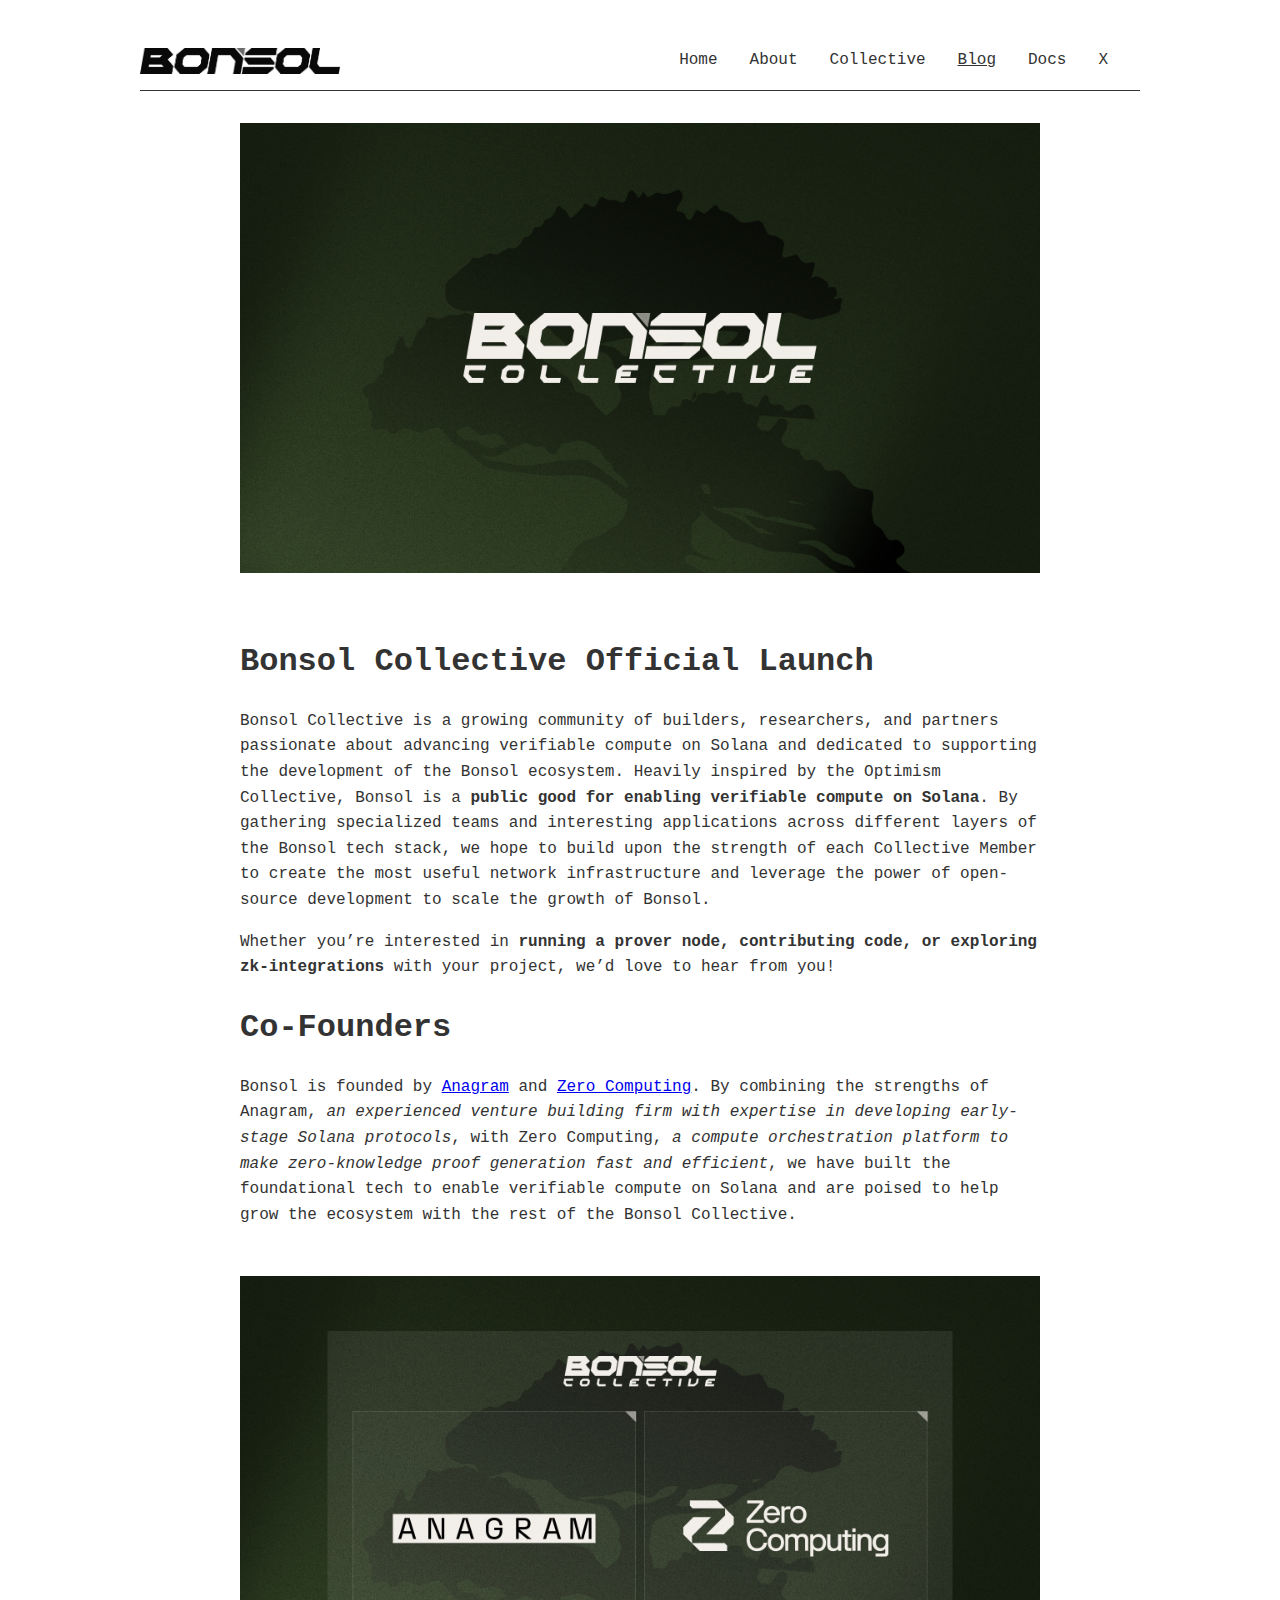
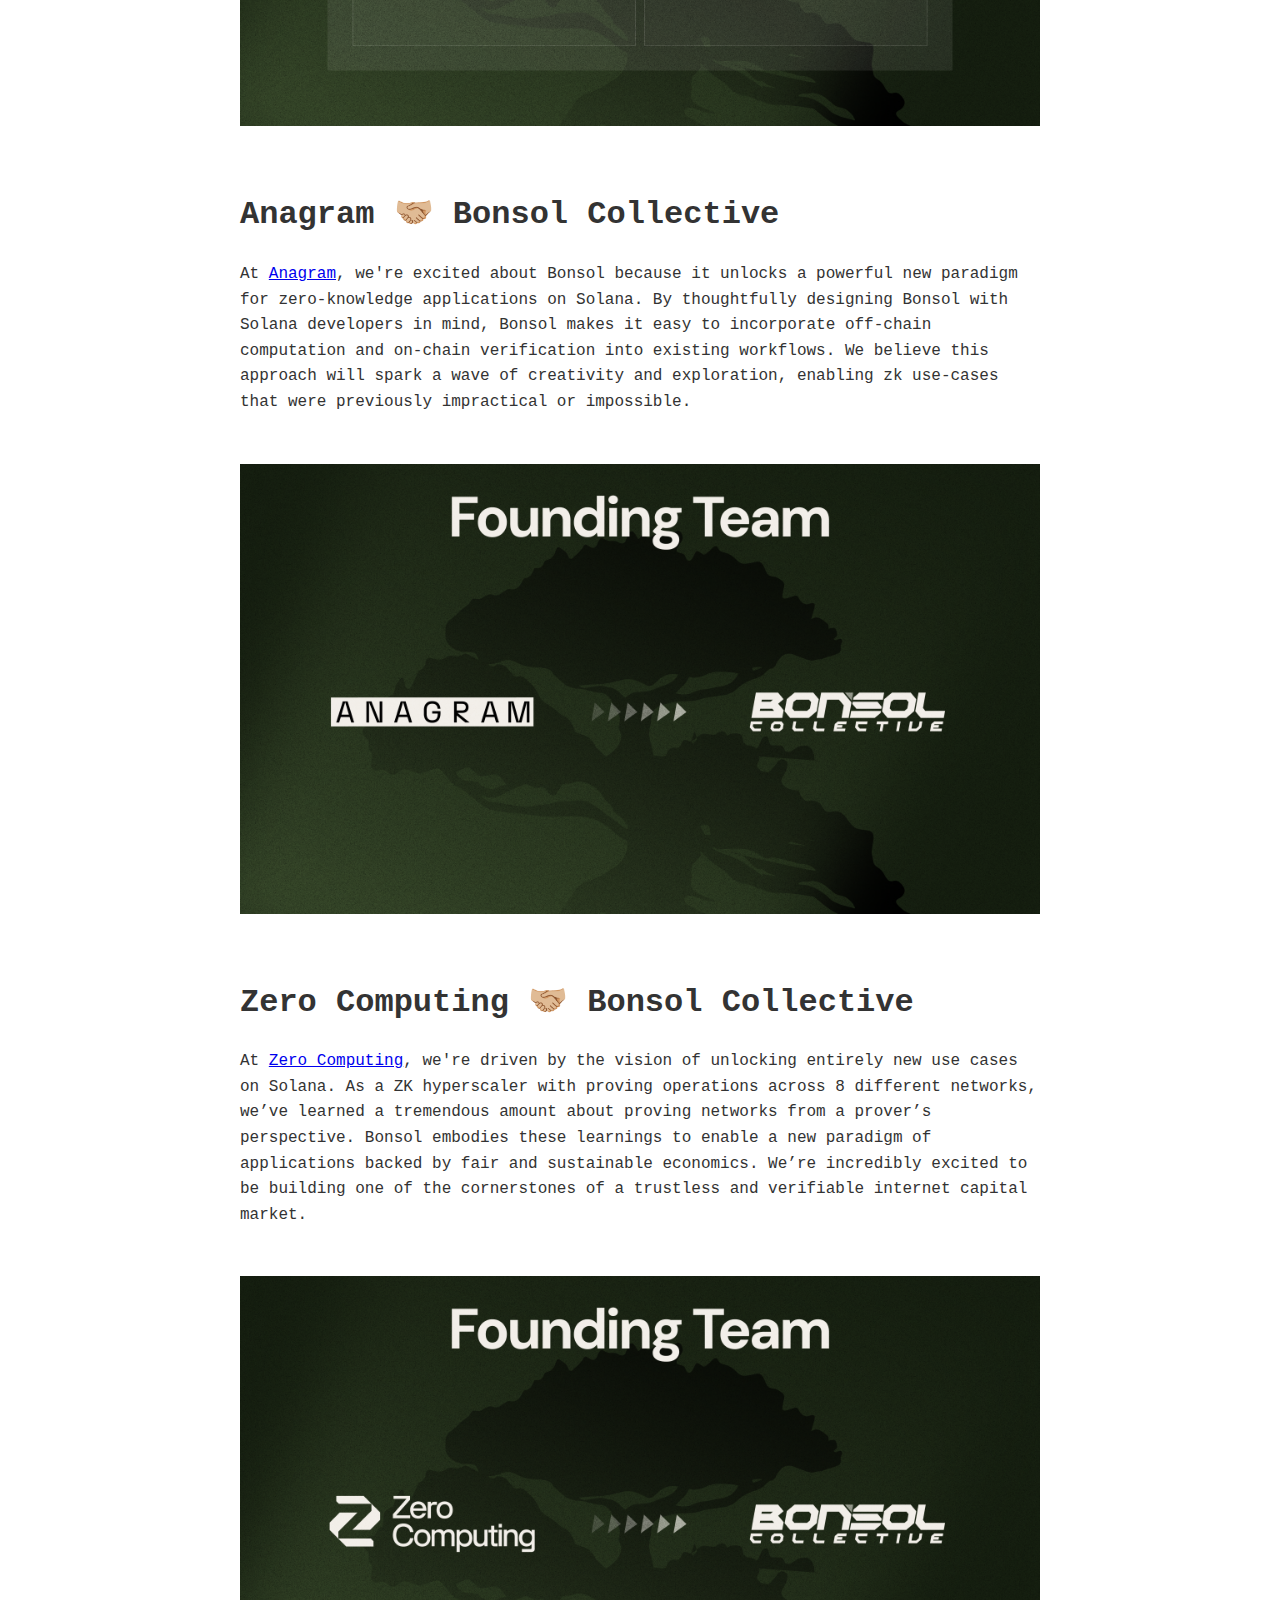
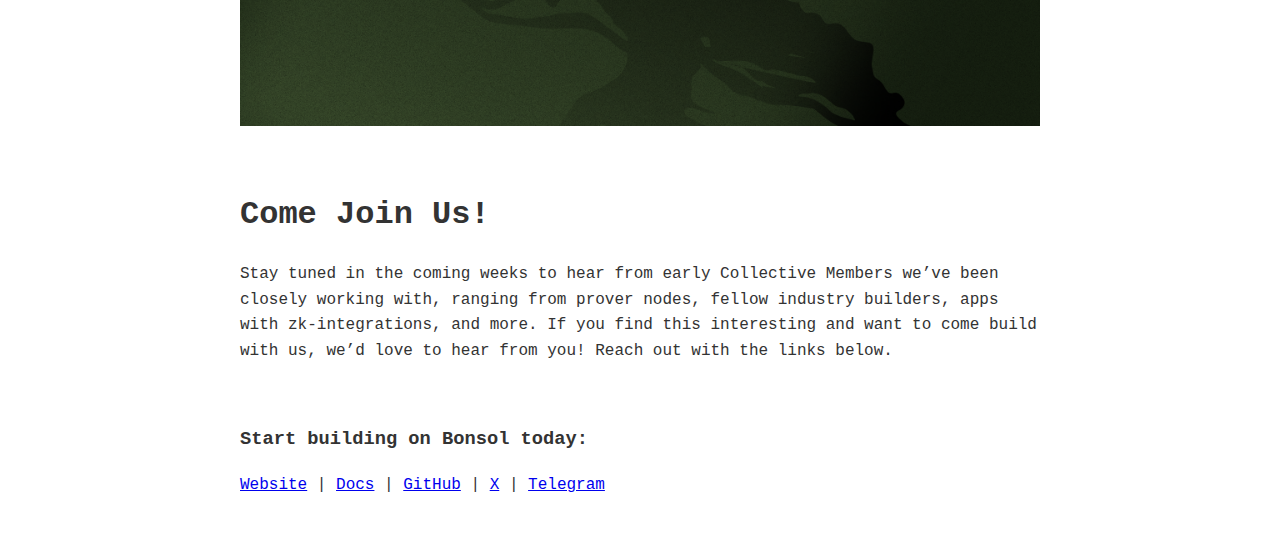
<file: blog/bonsol-collective-cofounders.html>
<!DOCTYPE html>
<html lang="en">
<head>
    <meta charset="UTF-8">
    <meta name="viewport" content="width=device-width, initial-scale=1.0">
    <title>Bonsol: Infinite Compute for Solana</title>
    <link rel="icon" type="image/png" sizes="32x32" href="../images/bonsol-Square-Favicon.png">
    <style>
        /* Monospace styling */
        body {
            font-family: 'Courier New', Courier, monospace;
            line-height: 1.6;
            margin: 0;
            background: #fff;
            color: #333;
            padding: 2rem;
            margin: 0 auto;
        }

        /* Content styling */
        .content {
            background: #fff;
            padding: 0;
            border: none;
            max-width: 1000px;
            margin: 0 auto;
        }

        /* Simplified Navigation styling */
        .nav {
            background: #fff;
            padding: 1rem 0;
            border: none;
            display: flex;
            align-items: center;
            justify-content: space-between;
        }

        .nav-logo {
            max-width: 200px;
            height: auto;
            margin-right: 2rem;
        }

        .nav-links {
            display: flex;
            align-items: center;
        }

        .nav a {
            color: #333;
            text-decoration: none;
            margin-right: 2rem;
            font-family: 'Courier New', Courier, monospace;
        }

        .nav a:hover {
            text-decoration: underline;
        }

        .nav a.active {
            text-decoration: underline;
        }
        pre {
            background: #fff;
            padding: 0;
            overflow-x: auto;
            margin: 0;
            text-align: left;
            margin-right: 300px;  /* Same alignment as token.html */
        }
        .logo {
            max-width: 300px; /* adjust this value as needed */
            height: auto;
            margin-top: 2rem;
            margin-bottom: 2rem;
        }
        /* Horizontal line styling */
        hr {
            border: none;
            height: 1px;
            margin: 2rem 0;
            background: repeating-linear-gradient(90deg,
                #333,
                #333 10px,
                transparent 10px,
                transparent 20px
            );
        }

        .solid-hr {
            border: none;
            height: 1px;
            background-color: #333;
            margin: 0rem 0;
        }

        /* Blog post specific styles */
        .blog-post {
            max-width: 800px;
            margin: 0 auto;
        }

        .blog-post img {
            max-width: 100%;
            height: auto;
            margin: 2rem 0;
        }

        .blog-post table {
            width: 100%;
            border-collapse: collapse;
            margin: 2rem 0;
        }

        .blog-post th, .blog-post td {
            border: 1px solid #333;
            padding: 0.5rem;
            text-align: left;
        }

        .blog-post th {
            background-color: #f5f5f5;
        }

        .blog-post figure {
            margin: 1rem 0;
            text-align: center;
        }

        .blog-post figure img {
            max-width: 100%;
            height: auto;
        }

        .blog-post figure figcaption {
            margin-top: 0.5rem;
            font-size: 0.9em;
            color: #666;
        }
    </style>
</head>
<body>
    <div class="content">
        <nav class="nav">
            <img src="../images/bonsol-blackword-logo.png" alt="Bonsol" class="nav-logo">
            <div class="nav-links">
                <a href="../index.html">Home</a>
                <a href="../about.html">About</a>
                <a href="../collective.html">Collective</a>
                <a href="../blog.html" class="active">Blog</a>
                <a href="https://bonsol.gitbook.io/docs" target="_blank">Docs</a>
                <a href="https://x.com/bonsol_labs" target="_blank">X</a>
            </div>
        </nav>
        <hr class="solid-hr">

        <div class="blog-post">
            <img src="../images/BonsolCollective-Announcement.png" alt="Bonsol Blog Post Header" style="width: 100%; margin: 2rem 0;">
            <h1>Bonsol Collective Official Launch</h1>

            <p>Bonsol Collective is a growing community of builders, researchers, and partners passionate about advancing verifiable compute on Solana and dedicated to supporting the development of the Bonsol ecosystem. 
                Heavily inspired by the Optimism Collective, Bonsol is a <strong>public good for enabling verifiable compute on Solana</strong>. By gathering specialized teams and interesting applications across different layers of the Bonsol tech stack, we hope to build upon the strength of each Collective Member to create the most useful network infrastructure and leverage the power of open-source development to scale the growth of Bonsol.</p>
            <p>Whether you’re interested in <strong>running a prover node, contributing code, or exploring zk-integrations </strong>with your project, we’d love to hear from you!</p>

            <!-- <hr> -->

            <h1>Co-Founders</h1>
            <p>Bonsol is founded by <a href="https://www.anagram.xyz/" target="_blank">Anagram</a> and <a href="https://zerocomputing.com/" target="_blank">Zero Computing</a>. By combining the strengths of Anagram, <i>an experienced venture building firm with expertise in developing early-stage Solana protocols</i>, with Zero Computing, <i>a compute orchestration platform to make zero-knowledge proof generation fast and efficient</i>, we have built the foundational tech to enable verifiable compute on Solana and are poised to help grow the ecosystem with the rest of the Bonsol Collective.</p>
            <figure>
                <img src="../images/Anagram&ZC-BonsolCollective-Announcement.png" alt="Bonsol Co-Founders">
            </figure>

            <h1>Anagram 🤝🏼 Bonsol Collective</h1>
            <p>At <a href="https://www.anagram.xyz/" target="_blank">Anagram</a>, we're excited about Bonsol because it unlocks a powerful new paradigm for zero-knowledge applications on Solana. By thoughtfully designing Bonsol with Solana developers in mind, Bonsol makes it easy to incorporate off-chain computation and on-chain verification into existing workflows. We believe this approach will spark a wave of creativity and exploration, enabling zk use-cases that were previously impractical or impossible.</p>
            <figure>
                <img src="../images/Anagram-BonsolCollective-Announcement.png" alt="Anagram joins Bonsol Collective">
            </figure>

            <h1>Zero Computing 🤝🏼 Bonsol Collective</h1>
            <p>At <a href="https://zerocomputing.com/" target="_blank">Zero Computing</a>, we're driven by the vision of unlocking entirely new use cases on Solana. As a ZK hyperscaler with proving operations across 8 different networks, we’ve learned a tremendous amount about proving networks from a prover’s perspective. Bonsol embodies these learnings to enable a new paradigm of applications backed by fair and sustainable economics. We’re incredibly excited to be building one of the cornerstones of a trustless and verifiable internet capital market.</p>
            <figure>
                <img src="../images/ZC-BonsolCollective-Announcement.png" alt="Anagram joins Bonsol Collective">
            </figure>

            <h1>Come Join Us!</h1>
            <p>Stay tuned in the coming weeks to hear from early Collective Members we’ve been closely working with, ranging from prover nodes, fellow industry builders, apps with zk-integrations, and more. If you find this interesting and want to come build with us, we’d love to hear from you! Reach out with the links below.</p>
            
            <!-- footer -->
             <br>
            <h3>Start building on Bonsol today:</h3>
            <p><a href="https://bonsol.org/">Website</a> | <a href="https://bonsol.gitbook.io/docs">Docs</a> | <a href="https://github.com/bonsol-collective/bonsol">GitHub</a> | <a href="https://x.com/bonsol_labs">X</a> | <a href="https://t.me/bonsolsh">Telegram</a></p>
        </div>
    </div>
</body>
</html>
</file>
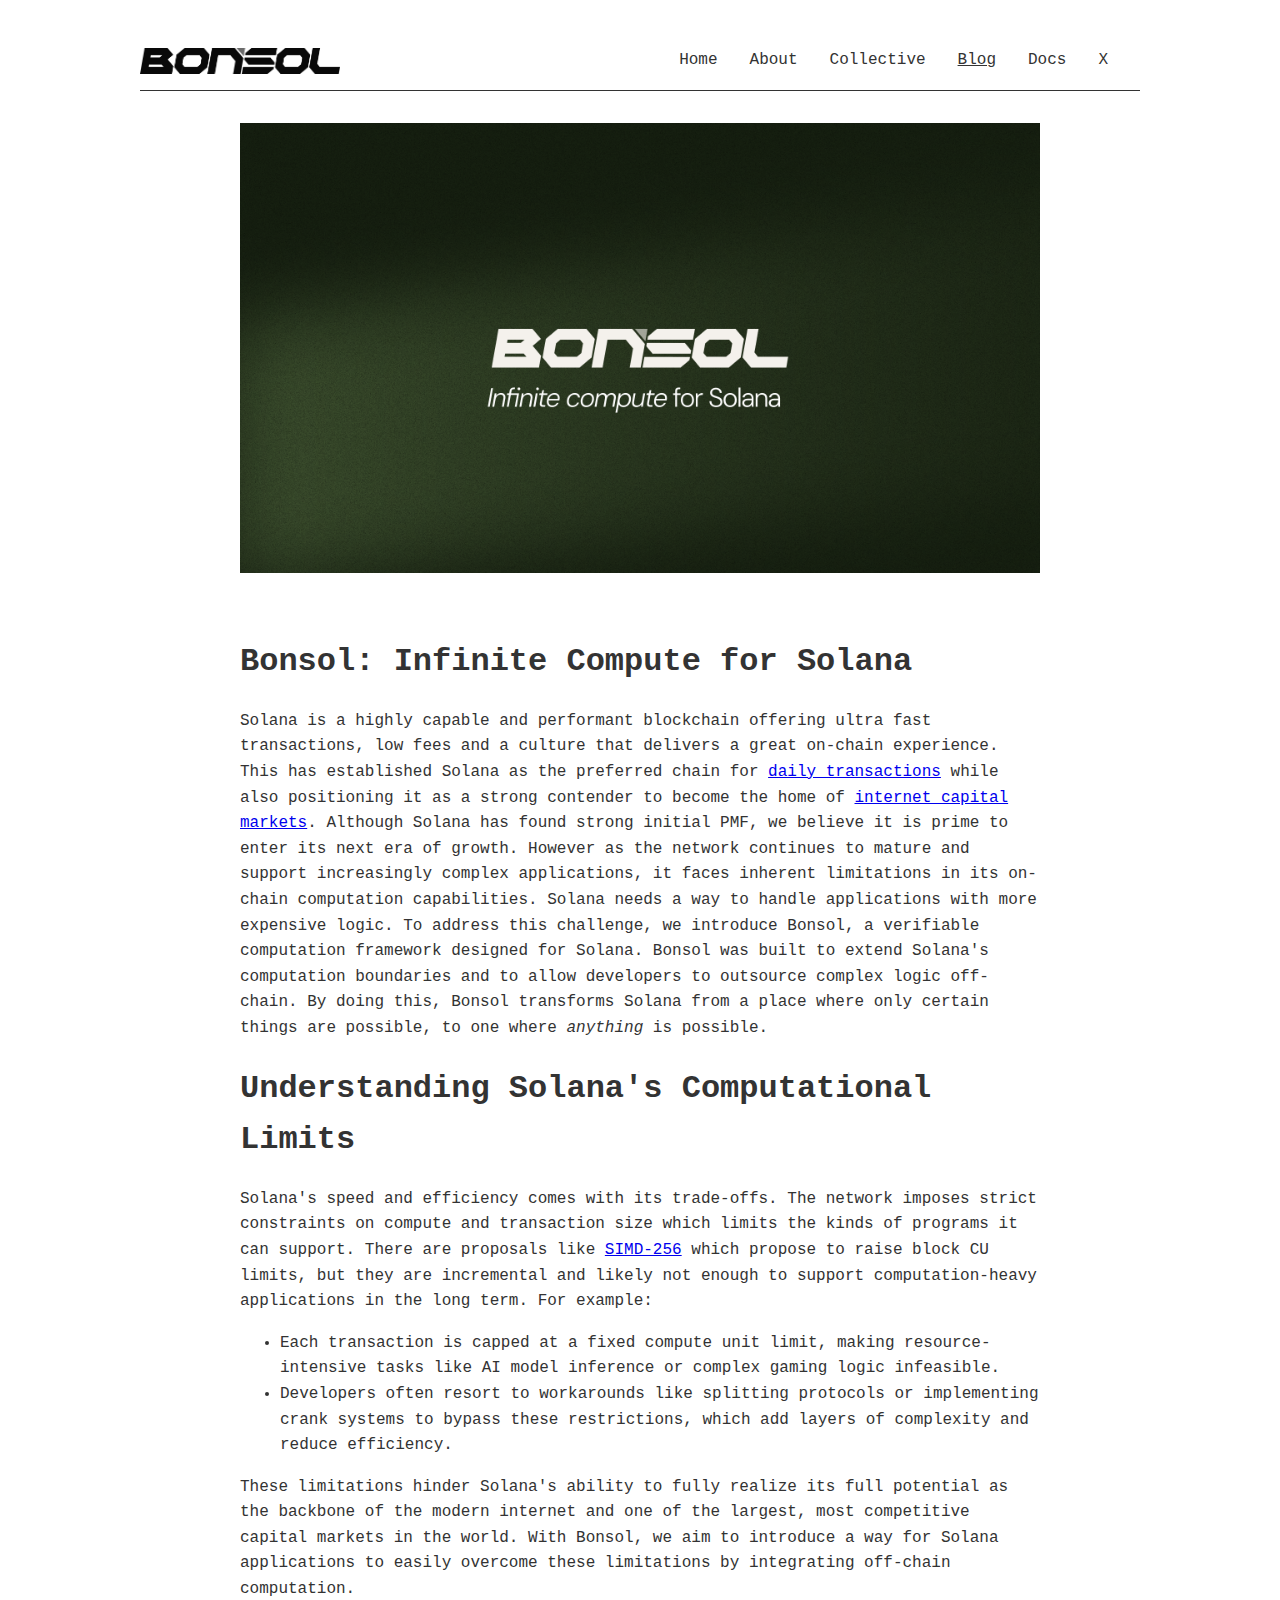
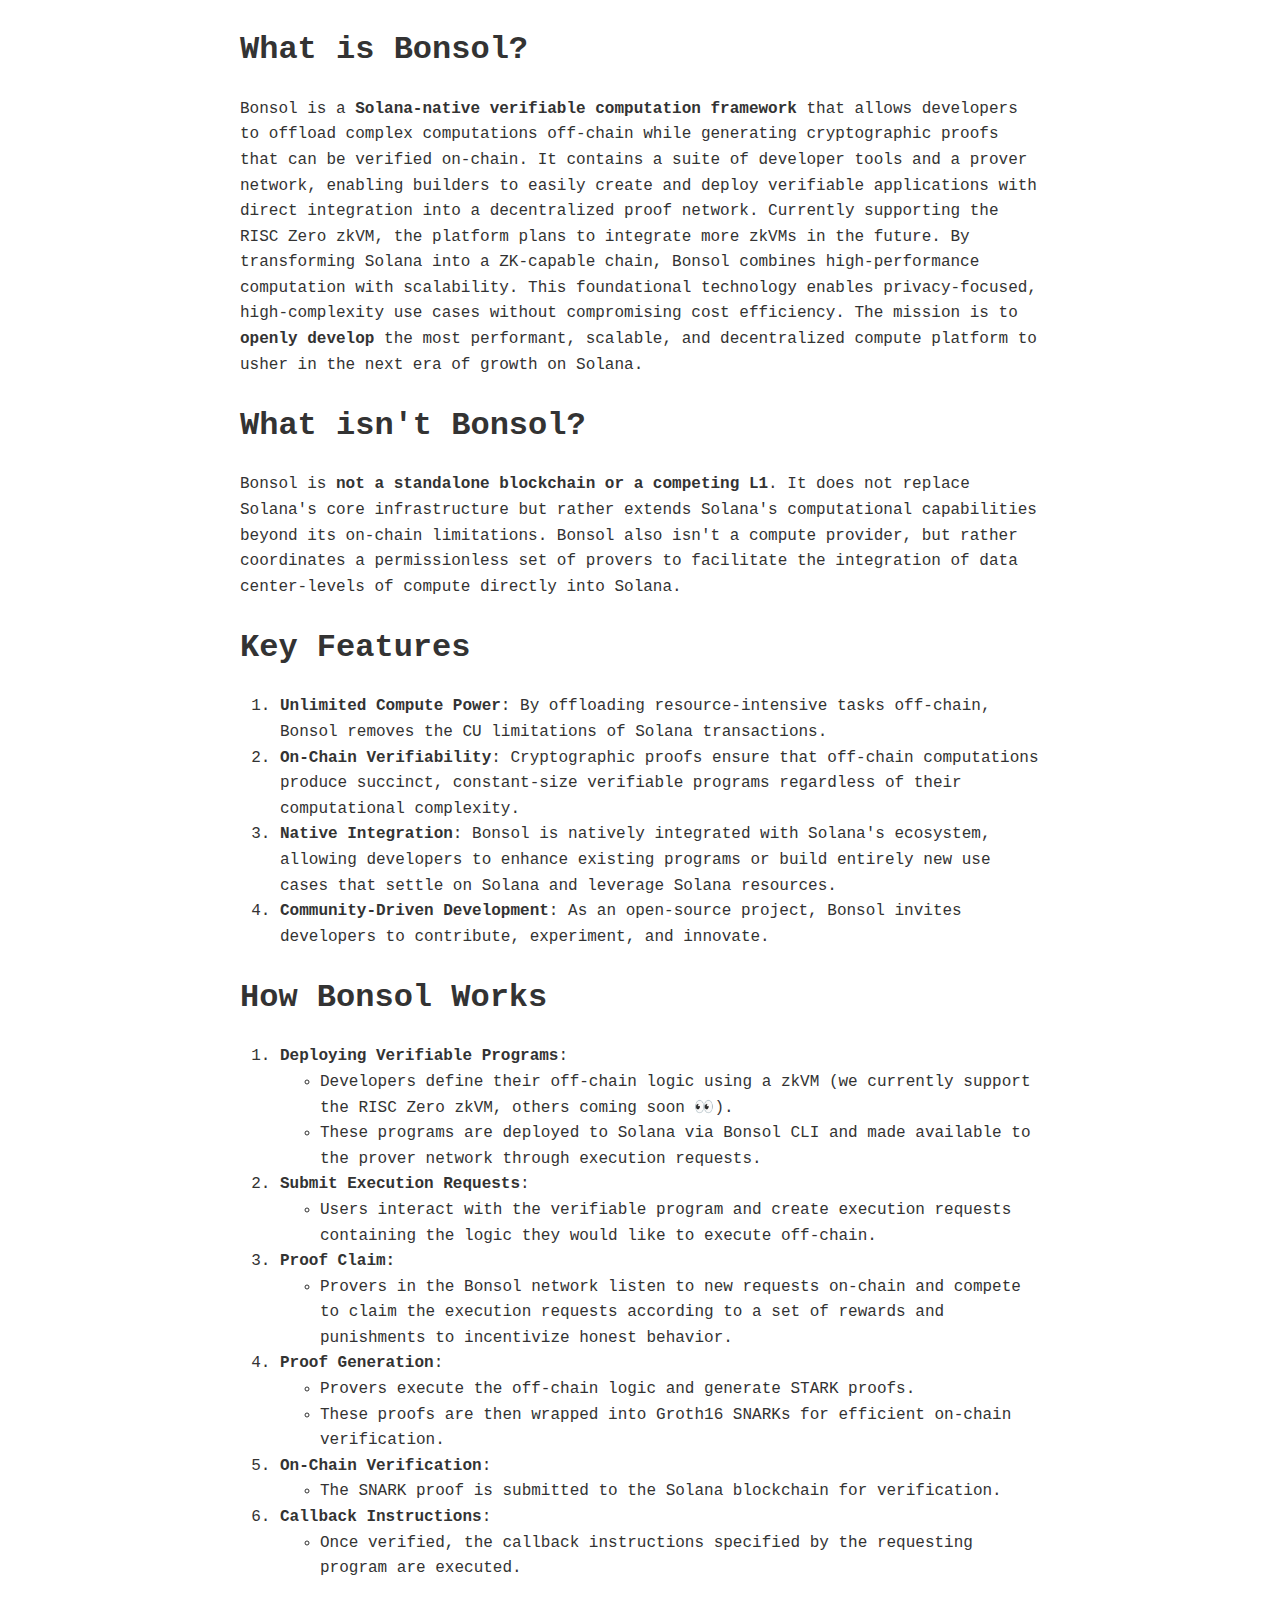
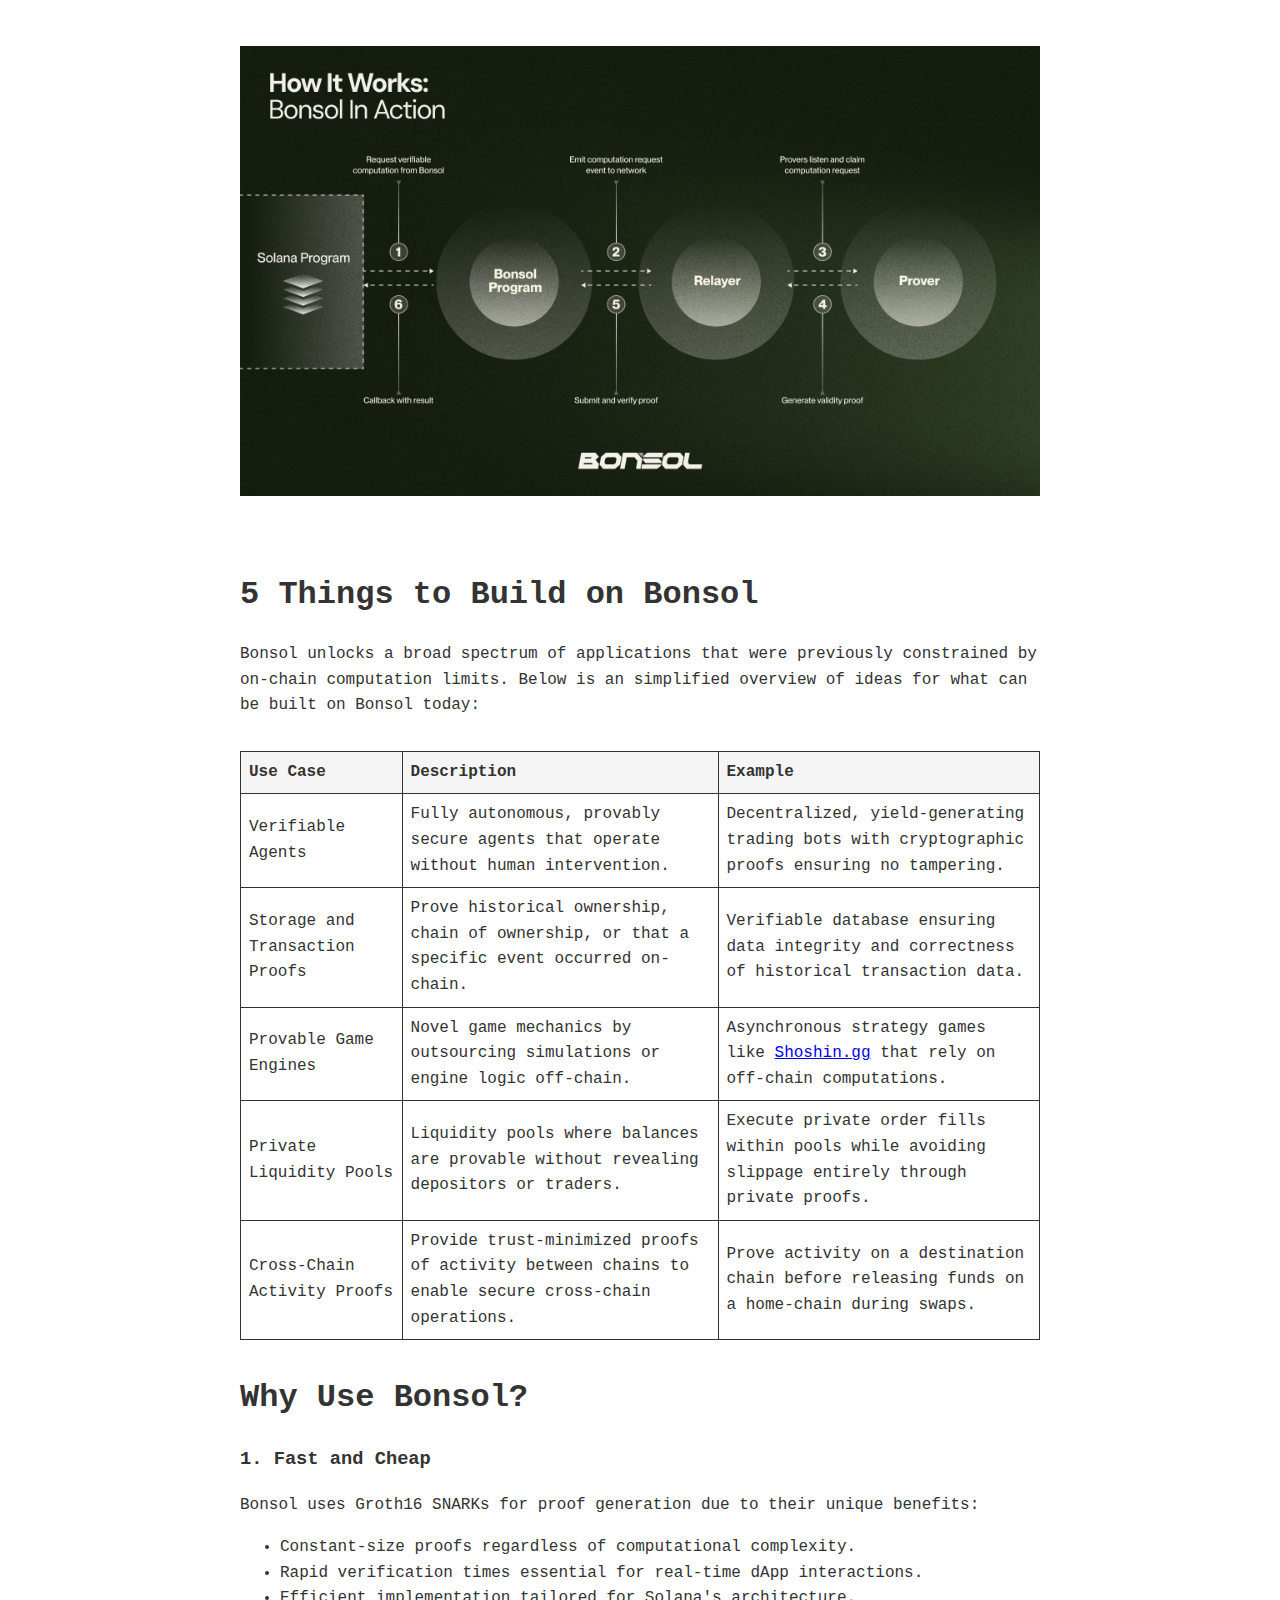
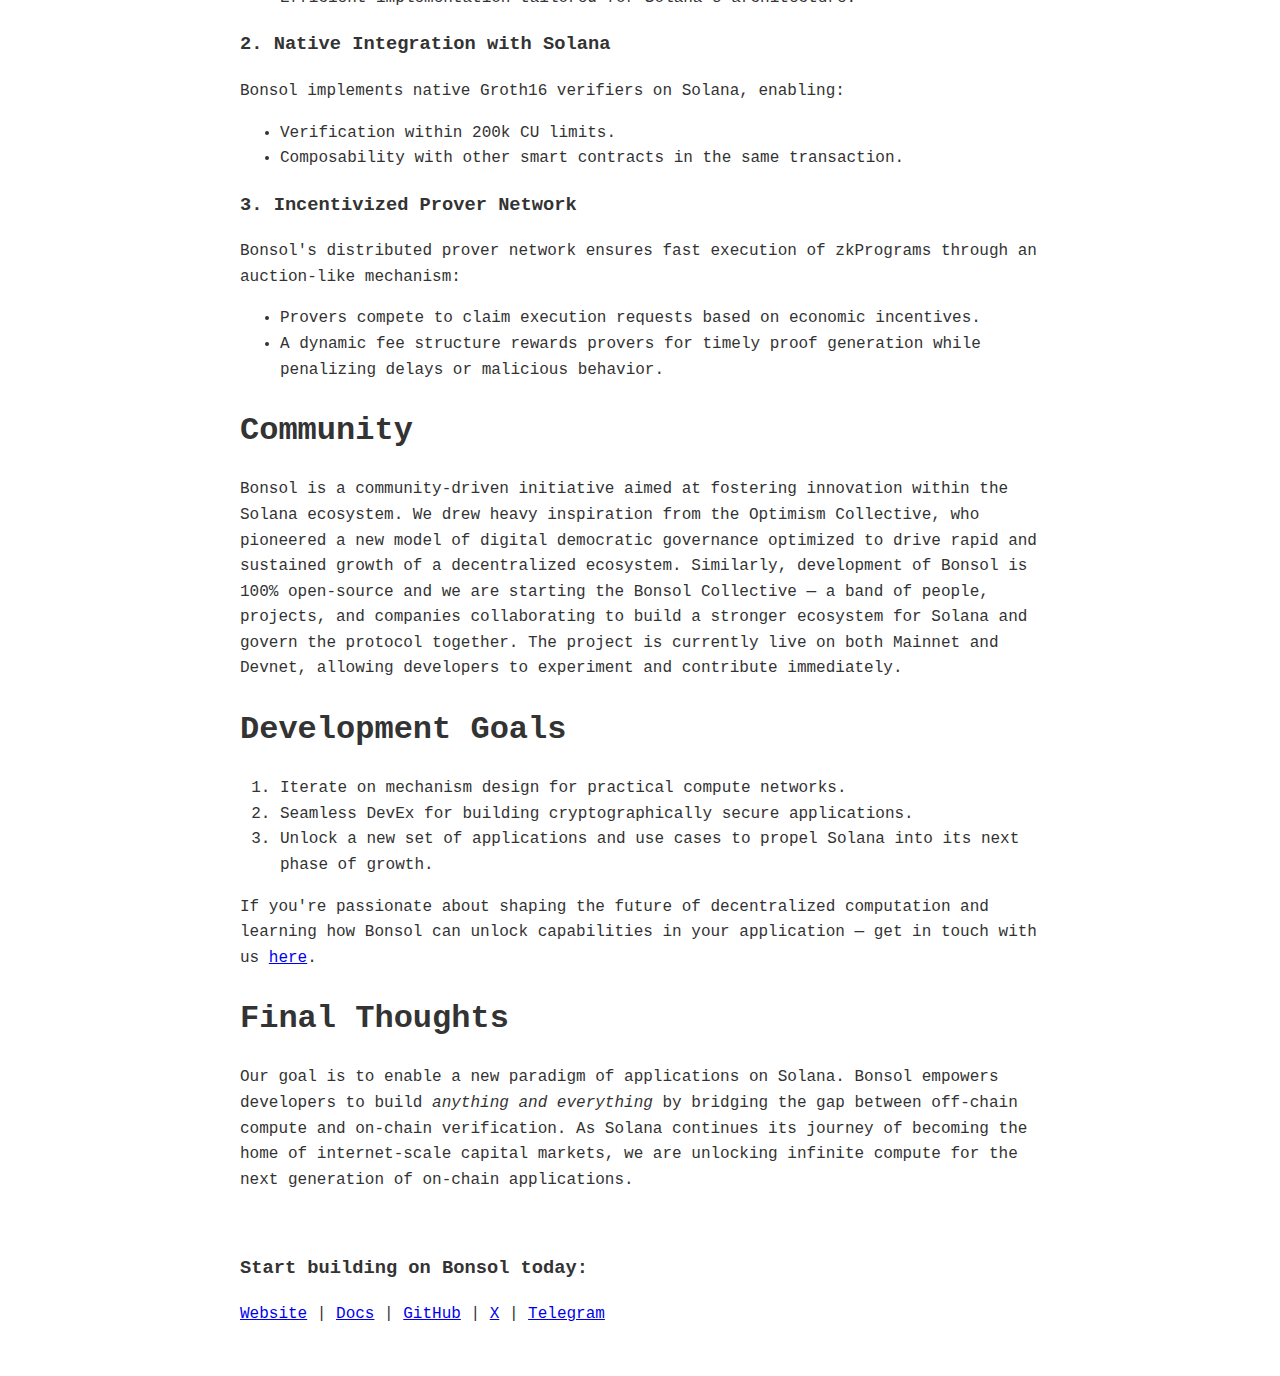
<file: blog/bonsol-infinite-compute.html>
<!DOCTYPE html>
<html lang="en">
<head>
    <meta charset="UTF-8">
    <meta name="viewport" content="width=device-width, initial-scale=1.0">
    <title>Bonsol: Infinite Compute for Solana</title>
    <link rel="icon" type="image/png" sizes="32x32" href="../images/bonsol-Square-Favicon.png">
    <style>
        /* Monospace styling */
        body {
            font-family: 'Courier New', Courier, monospace;
            line-height: 1.6;
            margin: 0;
            background: #fff;
            color: #333;
            padding: 2rem;
            margin: 0 auto;
        }

        /* Content styling */
        .content {
            background: #fff;
            padding: 0;
            border: none;
            max-width: 1000px;
            margin: 0 auto;
        }

        /* Simplified Navigation styling */
        .nav {
            background: #fff;
            padding: 1rem 0;
            border: none;
            display: flex;
            align-items: center;
            justify-content: space-between;
        }

        .nav-logo {
            max-width: 200px;
            height: auto;
            margin-right: 2rem;
        }

        .nav-links {
            display: flex;
            align-items: center;
        }

        .nav a {
            color: #333;
            text-decoration: none;
            margin-right: 2rem;
            font-family: 'Courier New', Courier, monospace;
        }

        .nav a:hover {
            text-decoration: underline;
        }

        .nav a.active {
            text-decoration: underline;
        }
        pre {
            background: #fff;
            padding: 0;
            overflow-x: auto;
            margin: 0;
            text-align: left;
            margin-right: 300px;  /* Same alignment as token.html */
        }
        .logo {
            max-width: 300px; /* adjust this value as needed */
            height: auto;
            margin-top: 2rem;
            margin-bottom: 2rem;
        }
        /* Horizontal line styling */
        hr {
            border: none;
            height: 1px;
            margin: 2rem 0;
            background: repeating-linear-gradient(90deg,
                #333,
                #333 10px,
                transparent 10px,
                transparent 20px
            );
        }

        .solid-hr {
            border: none;
            height: 1px;
            background-color: #333;
            margin: 0rem 0;
        }

        /* Blog post specific styles */
        .blog-post {
            max-width: 800px;
            margin: 0 auto;
        }

        .blog-post img {
            max-width: 100%;
            height: auto;
            margin: 2rem 0;
        }

        .blog-post table {
            width: 100%;
            border-collapse: collapse;
            margin: 2rem 0;
        }

        .blog-post th, .blog-post td {
            border: 1px solid #333;
            padding: 0.5rem;
            text-align: left;
        }

        .blog-post th {
            background-color: #f5f5f5;
        }

        .blog-post figure {
            margin: 2rem 0;
            text-align: center;
        }

        .blog-post figure img {
            max-width: 100%;
            height: auto;
        }

        .blog-post figure figcaption {
            margin-top: 0.5rem;
            font-size: 0.9em;
            color: #666;
        }
    </style>
</head>
<body>
    <div class="content">
        <nav class="nav">
            <img src="../images/bonsol-blackword-logo.png" alt="Bonsol" class="nav-logo">
            <div class="nav-links">
                <a href="../index.html">Home</a>
                <a href="../about.html">About</a>
                <a href="../collective.html">Collective</a>
                <a href="../blog.html" class="active">Blog</a>
                <a href="https://bonsol.gitbook.io/docs" target="_blank">Docs</a>
                <a href="https://x.com/bonsol_labs" target="_blank">X</a>
            </div>
        </nav>
        <hr class="solid-hr">

        <div class="blog-post">
            <img src="../images/bonsol-blog-post-header.png" alt="Bonsol Blog Post Header" style="width: 100%; margin: 2rem 0;">
            <h1>Bonsol: Infinite Compute for Solana</h1>

            <p>Solana is a highly capable and performant blockchain offering ultra fast transactions, low fees and a culture that delivers a great on-chain experience. This has established Solana as the preferred chain for <a href="https://dune.com/Henrystats/ethereum-vs-solana"> daily transactions</a> while also positioning it as a strong contender to become the home of <a href="https://multicoin.capital/2025/01/22/the-solana-thesis-internet-capital-markets/">internet capital markets</a>. Although Solana has found strong initial PMF, we believe it is prime to enter its next era of growth. However as the network continues to mature and support increasingly complex applications, it faces inherent limitations in its on-chain computation capabilities. Solana needs a way to handle applications with more expensive logic. To address this challenge, we introduce Bonsol, a verifiable computation framework designed for Solana. Bonsol was built to extend Solana's computation boundaries and to allow developers to outsource complex logic off-chain. By doing this, Bonsol transforms Solana from a place where only certain things are possible, to one where <em>anything</em> is possible.</p>

            <!-- <hr> -->

            <h1>Understanding Solana's Computational Limits</h1>
            <p>Solana's speed and efficiency comes with its trade-offs. The network imposes strict constraints on compute and transaction size which limits the kinds of programs it can support. There are proposals like <a href="https://github.com/solana-labs/solana-improvement-proposals/pull/256">SIMD-256</a> which propose to raise block CU limits, but they are incremental and likely not enough to support computation-heavy applications in the long term. For example:</p>
            <ul>
                <li>Each transaction is capped at a fixed compute unit limit, making resource-intensive tasks like AI model inference or complex gaming logic infeasible.</li>
                <li>Developers often resort to workarounds like splitting protocols or implementing crank systems to bypass these restrictions, which add layers of complexity and reduce efficiency.</li>
            </ul>
            <p>These limitations hinder Solana's ability to fully realize its full potential as the backbone of the modern internet and one of the largest, most competitive capital markets in the world. With Bonsol, we aim to introduce a way for Solana applications to easily overcome these limitations by integrating off-chain computation.</p>

            <h1>What is Bonsol?</h1>
            <p>Bonsol is a <strong>Solana-native verifiable computation framework</strong> that allows developers to offload complex computations off-chain while generating cryptographic proofs that can be verified on-chain. It contains a suite of developer tools and a prover network, enabling builders to easily create and deploy verifiable applications with direct integration into a decentralized proof network. Currently supporting the RISC Zero zkVM, the platform plans to integrate more zkVMs in the future. By transforming Solana into a ZK-capable chain, Bonsol combines high-performance computation with scalability. This foundational technology enables privacy-focused, high-complexity use cases without compromising cost efficiency. The mission is to <strong>openly develop</strong> the most performant, scalable, and decentralized compute platform to usher in the next era of growth on Solana.</p>

            <h1>What isn't Bonsol?</h1>
            <p>Bonsol is <strong>not a standalone blockchain or a competing L1</strong>. It does not replace Solana's core infrastructure but rather extends Solana's computational capabilities beyond its on-chain limitations. Bonsol also isn't a compute provider, but rather coordinates a permissionless set of provers to facilitate the integration of data center-levels of compute directly into Solana.</p>

            <!-- <figure>
                <a href="https://x.com/_weidai/status/1890424616193040606">
                    <img src="../images/bonsol-circle-logo.png" alt="Source (X)">
                </a>
                <figcaption><a href="https://x.com/_weidai/status/1890424616193040606">Source (X)</a></figcaption>
            </figure> -->

            <h1>Key Features</h1>
            <ol>
                <li><strong>Unlimited Compute Power</strong>: By offloading resource-intensive tasks off-chain, Bonsol removes the CU limitations of Solana transactions.</li>
                <li><strong>On-Chain Verifiability</strong>: Cryptographic proofs ensure that off-chain computations produce succinct, constant-size verifiable programs regardless of their computational complexity.</li>
                <li><strong>Native Integration</strong>: Bonsol is natively integrated with Solana's ecosystem, allowing developers to enhance existing programs or build entirely new use cases that settle on Solana and leverage Solana resources.</li>
                <!-- <li><strong>Privacy-Preserving Capabilities</strong>: Bonsol supports private data proofs, enabling secure computations without exposing sensitive information.</li> -->
                <li><strong>Community-Driven Development</strong>: As an open-source project, Bonsol invites developers to contribute, experiment, and innovate.</li>
            </ol>

            <h1>How Bonsol Works</h1>
            <ol>
                <li><strong>Deploying Verifiable Programs</strong>:
                    <ul>
                        <li>Developers define their off-chain logic using a zkVM (we currently support the RISC Zero zkVM, others coming soon 👀).</li>
                        <li>These programs are deployed to Solana via Bonsol CLI and made available to the prover network through execution requests.</li>
                    </ul>
                </li>
                <li><strong>Submit Execution Requests</strong>:
                    <ul>
                        <li>Users interact with the verifiable program and create execution requests containing the logic they would like to execute off-chain.</li>
                    </ul>
                </li>
                <li><strong>Proof Claim:</strong>
                    <ul>
                        <li>Provers in the Bonsol network listen to new requests on-chain and compete to claim the execution requests according to a set of rewards and punishments to incentivize honest behavior.</li>
                    </ul>
                </li>
                <li><strong>Proof Generation</strong>:
                    <ul>
                        <li>Provers execute the off-chain logic and generate STARK proofs.</li>
                        <li>These proofs are then wrapped into Groth16 SNARKs for efficient on-chain verification.</li>
                    </ul>
                </li>
                <li><strong>On-Chain Verification</strong>:
                    <ul>
                        <li>The SNARK proof is submitted to the Solana blockchain for verification.</li>
                    </ul>
                </li>
                <li><strong>Callback Instructions</strong>:
                    <ul>
                        <li>Once verified, the callback instructions specified by the requesting program are executed.</li>
                    </ul>
                </li>
            </ol>

            <figure>
                <img src="../images/bonsol-how-it-works.png" alt="Bonsol In Action">
                <!-- <figcaption>Bonsol In Action</figcaption> -->
            </figure>

            <h1>5 Things to Build on Bonsol</h1>
            <p>Bonsol unlocks a broad spectrum of applications that were previously constrained by on-chain computation limits. Below is an simplified overview of ideas for what can be built on Bonsol today:</p>

            <table>
                <tr>
                    <th><strong>Use Case</strong></th>
                    <th><strong>Description</strong></th>
                    <th><strong>Example</strong></th>
                </tr>
                <tr>
                    <td>Verifiable Agents</td>
                    <td>Fully autonomous, provably secure agents that operate without human intervention.</td>
                    <td>Decentralized, yield-generating trading bots with cryptographic proofs ensuring no tampering.</td>
                </tr>
                <tr>
                    <td>Storage and Transaction Proofs</td>
                    <td>Prove historical ownership, chain of ownership, or that a specific event occurred on-chain.</td>
                    <td>Verifiable database ensuring data integrity and correctness of historical transaction data.</td>
                </tr>
                <tr>
                    <td>Provable Game Engines</td>
                    <td>Novel game mechanics by outsourcing simulations or engine logic off-chain.</td>
                    <td>Asynchronous strategy games like <a href="http://shoshin.gg/">Shoshin.gg</a> that rely on off-chain computations.</td>
                </tr>
                <tr>
                    <td>Private Liquidity Pools</td>
                    <td>Liquidity pools where balances are provable without revealing depositors or traders.</td>
                    <td>Execute private order fills within pools while avoiding slippage entirely through private proofs.</td>
                </tr>
                <tr>
                    <td>Cross-Chain Activity Proofs</td>
                    <td>Provide trust-minimized proofs of activity between chains to enable secure cross-chain operations.</td>
                    <td>Prove activity on a destination chain before releasing funds on a home-chain during swaps.</td>
                </tr>
            </table>

            <h1>Why Use Bonsol?</h1>
            <h3><strong>1. Fast and Cheap</strong></h3>
            <p>Bonsol uses Groth16 SNARKs for proof generation due to their unique benefits:</p>
            <ul>
                <li>Constant-size proofs regardless of computational complexity.</li>
                <li>Rapid verification times essential for real-time dApp interactions.</li>
                <li>Efficient implementation tailored for Solana's architecture.</li>
            </ul>

            <h3><strong>2. Native Integration with Solana</strong></h3>
            <p>Bonsol implements native Groth16 verifiers on Solana, enabling:</p>
            <ul>
                <li>Verification within 200k CU limits.</li>
                <li>Composability with other smart contracts in the same transaction.</li>
            </ul>

            <h3><strong>3. Incentivized Prover Network</strong></h3>
            <p>Bonsol's distributed prover network ensures fast execution of zkPrograms through an auction-like mechanism:</p>
            <ul>
                <li>Provers compete to claim execution requests based on economic incentives.</li>
                <li>A dynamic fee structure rewards provers for timely proof generation while penalizing delays or malicious behavior.</li>
            </ul>

            <!-- <hr> -->

            <h1>Community</h1>
            <p>Bonsol is a community-driven initiative aimed at fostering innovation within the Solana ecosystem. We drew heavy inspiration from the Optimism Collective, who pioneered a new model of digital democratic governance optimized to drive rapid and sustained growth of a decentralized ecosystem. Similarly, development of Bonsol is 100% open-source and we are starting the Bonsol Collective — a band of people, projects, and companies collaborating to build a stronger ecosystem for Solana and govern the protocol together. The project is currently live on both Mainnet and Devnet, allowing developers to experiment and contribute immediately.</p>

            <h1>Development Goals</h1>
            <ol>
                <li>Iterate on mechanism design for practical compute networks.</li>
                <li>Seamless DevEx for building cryptographically secure applications.</li>
                <li>Unlock a new set of applications and use cases to propel Solana into its next phase of growth.</li>
            </ol>

            <p>If you're passionate about shaping the future of decentralized computation and learning how Bonsol can unlock capabilities in your application — get in touch with us <a href="https://t.me/bonsolsh">here</a>.</p>

            <!-- <hr> -->

            <h1>Final Thoughts</h1>
            <p>Our goal is to enable a new paradigm of applications on Solana. Bonsol empowers developers to build <em>anything and everything</em> by bridging the gap between off-chain compute and on-chain verification. As Solana continues its journey of becoming the home of internet-scale capital markets, we are unlocking infinite compute for the next generation of on-chain applications.</p>
            
            <!-- footer -->
            <br>
            <h3>Start building on Bonsol today:</h3>
            <p><a href="https://bonsol.org/">Website</a> | <a href="https://bonsol.gitbook.io/docs">Docs</a> | <a href="https://github.com/bonsol-collective/bonsol">GitHub</a> | <a href="https://x.com/bonsol_labs">X</a> | <a href="https://t.me/bonsolsh">Telegram</a></p>
        </div>
    </div>
</body>
</html>
</file>
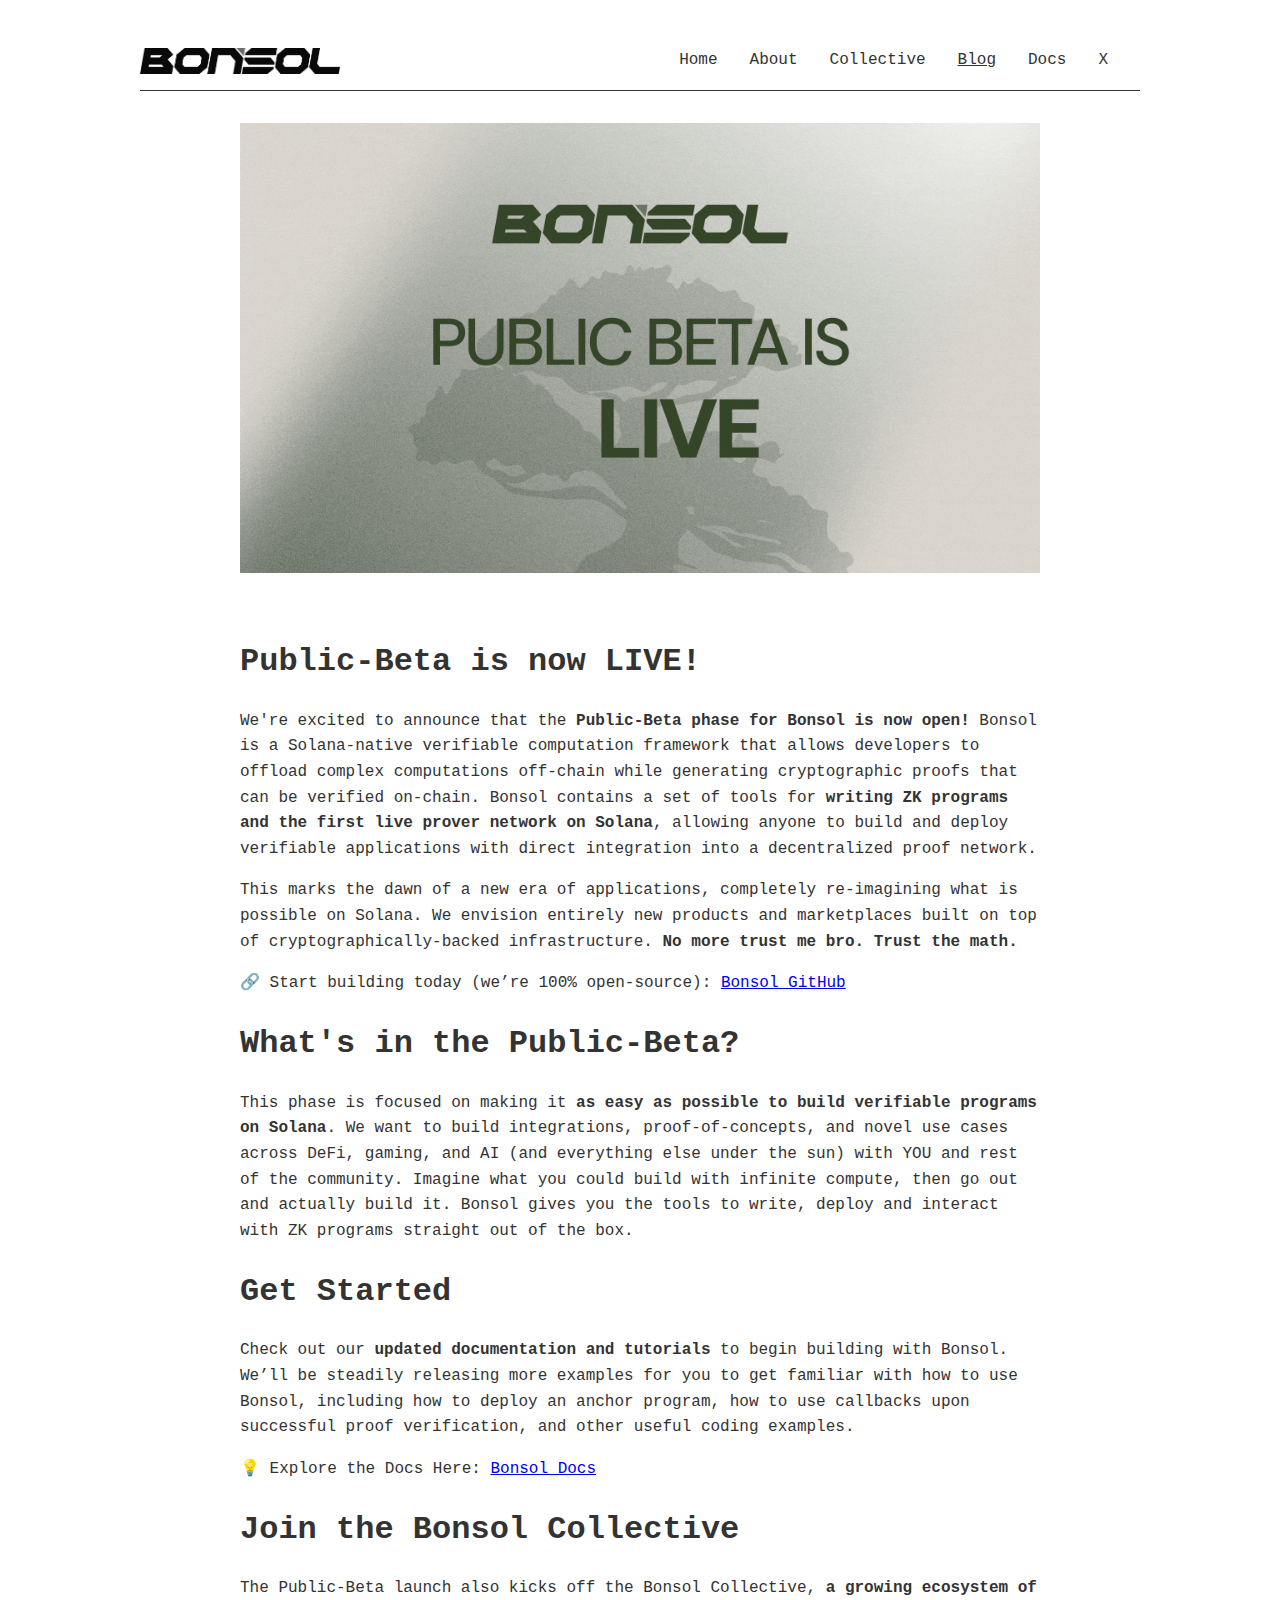
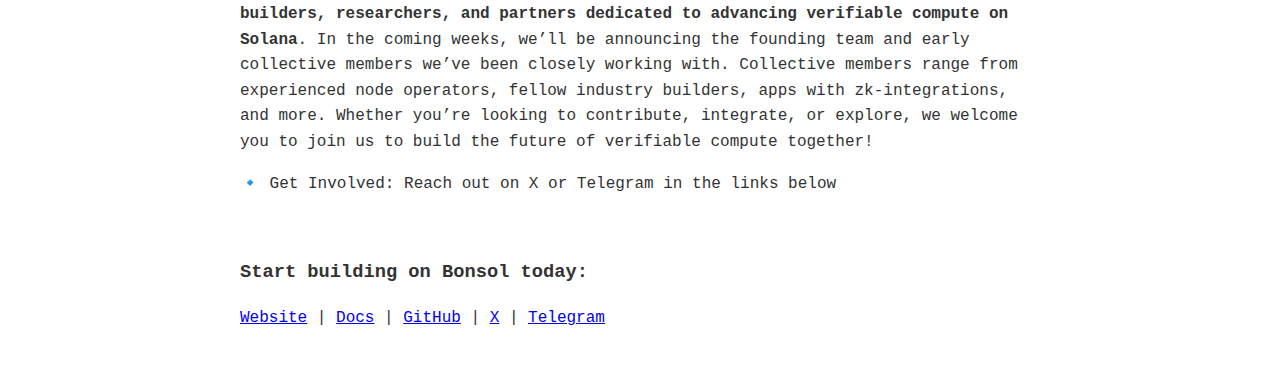
<file: blog/public-beta-launch.html>
<!DOCTYPE html>
<html lang="en">
<head>
    <meta charset="UTF-8">
    <meta name="viewport" content="width=device-width, initial-scale=1.0">
    <title>Bonsol: Infinite Compute for Solana</title>
    <link rel="icon" type="image/png" sizes="32x32" href="../images/bonsol-Square-Favicon.png">
    <style>
        /* Monospace styling */
        body {
            font-family: 'Courier New', Courier, monospace;
            line-height: 1.6;
            margin: 0;
            background: #fff;
            color: #333;
            padding: 2rem;
            margin: 0 auto;
        }

        /* Content styling */
        .content {
            background: #fff;
            padding: 0;
            border: none;
            max-width: 1000px;
            margin: 0 auto;
        }

        /* Simplified Navigation styling */
        .nav {
            background: #fff;
            padding: 1rem 0;
            border: none;
            display: flex;
            align-items: center;
            justify-content: space-between;
        }

        .nav-logo {
            max-width: 200px;
            height: auto;
            margin-right: 2rem;
        }

        .nav-links {
            display: flex;
            align-items: center;
        }

        .nav a {
            color: #333;
            text-decoration: none;
            margin-right: 2rem;
            font-family: 'Courier New', Courier, monospace;
        }

        .nav a:hover {
            text-decoration: underline;
        }

        .nav a.active {
            text-decoration: underline;
        }
        pre {
            background: #fff;
            padding: 0;
            overflow-x: auto;
            margin: 0;
            text-align: left;
            margin-right: 300px;  /* Same alignment as token.html */
        }
        .logo {
            max-width: 300px; /* adjust this value as needed */
            height: auto;
            margin-top: 2rem;
            margin-bottom: 2rem;
        }
        /* Horizontal line styling */
        hr {
            border: none;
            height: 1px;
            margin: 2rem 0;
            background: repeating-linear-gradient(90deg,
                #333,
                #333 10px,
                transparent 10px,
                transparent 20px
            );
        }

        .solid-hr {
            border: none;
            height: 1px;
            background-color: #333;
            margin: 0rem 0;
        }

        /* Blog post specific styles */
        .blog-post {
            max-width: 800px;
            margin: 0 auto;
        }

        .blog-post img {
            max-width: 100%;
            height: auto;
            margin: 2rem 0;
        }

        .blog-post table {
            width: 100%;
            border-collapse: collapse;
            margin: 2rem 0;
        }

        .blog-post th, .blog-post td {
            border: 1px solid #333;
            padding: 0.5rem;
            text-align: left;
        }

        .blog-post th {
            background-color: #f5f5f5;
        }

        .blog-post figure {
            margin: 1rem 0;
            text-align: center;
        }
        
        .blog-post figure img {
            max-width: 100%;
            height: auto;
        }

        .blog-post figure figcaption {
            margin-top: 0.5rem;
            font-size: 0.9em;
            color: #666;
        }
    </style>
</head>
<body>
    <div class="content">
        <nav class="nav">
            <img src="../images/bonsol-blackword-logo.png" alt="Bonsol" class="nav-logo">
            <div class="nav-links">
                <a href="../index.html">Home</a>
                <a href="../about.html">About</a>
                <a href="../collective.html">Collective</a>
                <a href="../blog.html" class="active">Blog</a>
                <a href="https://bonsol.gitbook.io/docs" target="_blank">Docs</a>
                <a href="https://x.com/bonsol_labs" target="_blank">X</a>
            </div>
        </nav>
        <hr class="solid-hr">

        <div class="blog-post">
            <img src="../gifs/bonsol-public-beta-light-compressed.gif" alt="Bonsol Blog Post Header" style="width: 100%; margin: 2rem 0;">
            <h1>Public-Beta is now LIVE!</h1>

            <p>We're excited to announce that the <b>Public-Beta phase for Bonsol is now open!</b> Bonsol is a Solana-native verifiable computation framework that allows developers to offload complex computations off-chain while generating cryptographic proofs that can be verified on-chain. Bonsol contains a set of tools for <b>writing ZK programs and the first live prover network on Solana</b>, allowing anyone to build and deploy verifiable applications with direct integration into a decentralized proof network.</p>

            <p>This marks the dawn of a new era of applications, completely re-imagining what is possible on Solana. We envision entirely new products and marketplaces built on top of cryptographically-backed infrastructure. <b>No more trust me bro. Trust the math.</b></p>
                
            <p>🔗 Start building today (we’re 100% open-source): <a href="https://github.com/bonsol-collective/bonsol" target="_blank">Bonsol GitHub</a> </a></p>

            <!-- <hr> -->

            <h1>What's in the Public-Beta?</h1>
            <p>This phase is focused on making it <b>as easy as possible to build verifiable programs on Solana</b>. We want to build integrations, proof-of-concepts, and novel use cases across DeFi, gaming, and AI (and everything else under the sun) with YOU and rest of the community. Imagine what you could build with infinite compute, then go out and actually build it. Bonsol gives you the tools to write, deploy and interact with ZK programs straight out of the box.</p>

            <h1>Get Started</h1>
            <p>Check out our <b>updated documentation and tutorials</b> to begin building with Bonsol. We’ll be steadily releasing more examples for you to get familiar with how to use Bonsol, including how to deploy an anchor program, how to use callbacks upon successful proof verification, and other useful coding examples.</p>
            <p>💡 Explore the Docs Here: <a href="https://bonsol.gitbook.io/docs" target="_blank">Bonsol Docs</a></p>

            <h1>Join the Bonsol Collective</h1>
            <p>The Public-Beta launch also kicks off the Bonsol Collective, <b>a growing ecosystem of builders, researchers, and partners dedicated to advancing verifiable compute on Solana</b>. In the coming weeks, we’ll be announcing the founding team and early collective members we’ve been closely working with. Collective members range from experienced node operators, fellow industry builders, apps with zk-integrations, and more. Whether you’re looking to contribute, integrate, or explore, we welcome you to join us to build the future of verifiable compute together!</p>
            <p>🔹 Get Involved: Reach out on X or Telegram in the links below</p>

            <!-- footer -->
            <br>
            <h3>Start building on Bonsol today:</h3>
            <p><a href="https://bonsol.org/">Website</a> | <a href="https://bonsol.gitbook.io/docs">Docs</a> | <a href="https://github.com/bonsol-collective/bonsol">GitHub</a> | <a href="https://x.com/bonsol_labs">X</a> | <a href="https://t.me/bonsolsh">Telegram</a></p>
        </div>
    </div>
</body>
</html>
</file>
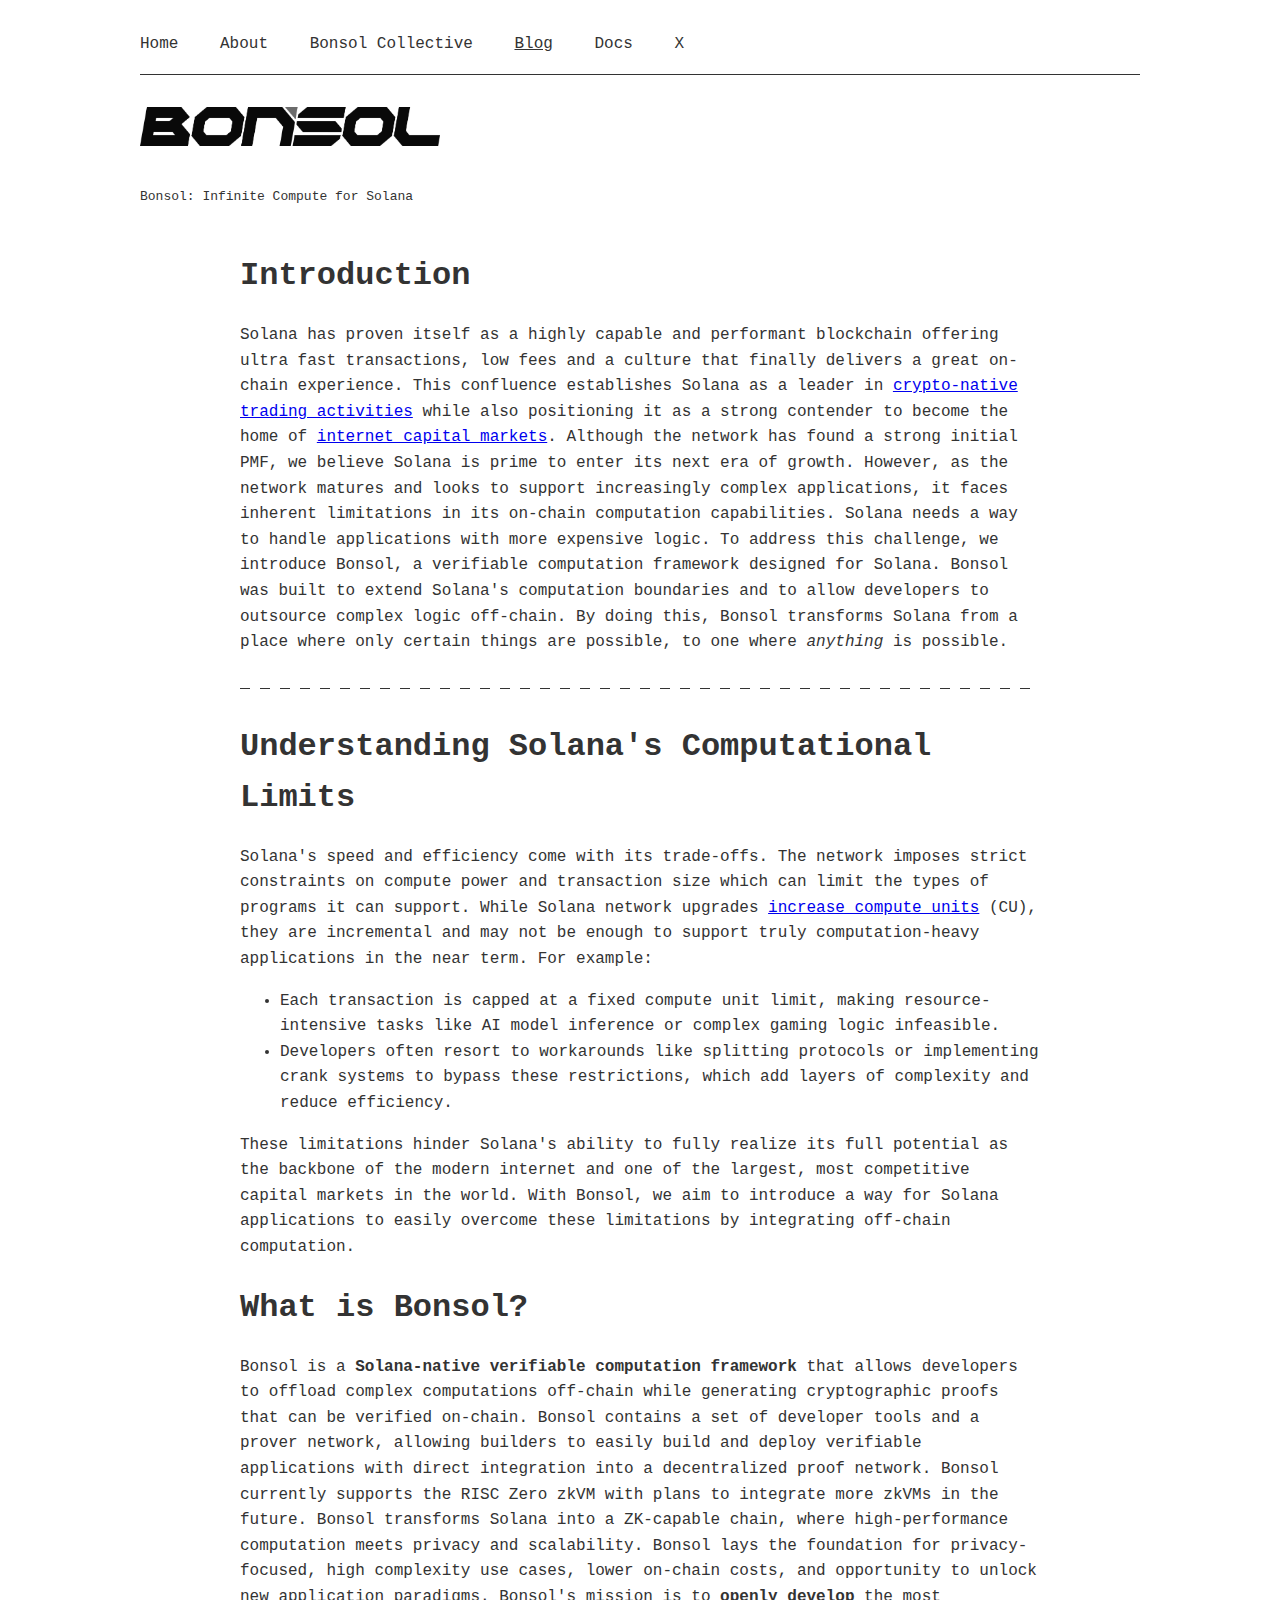
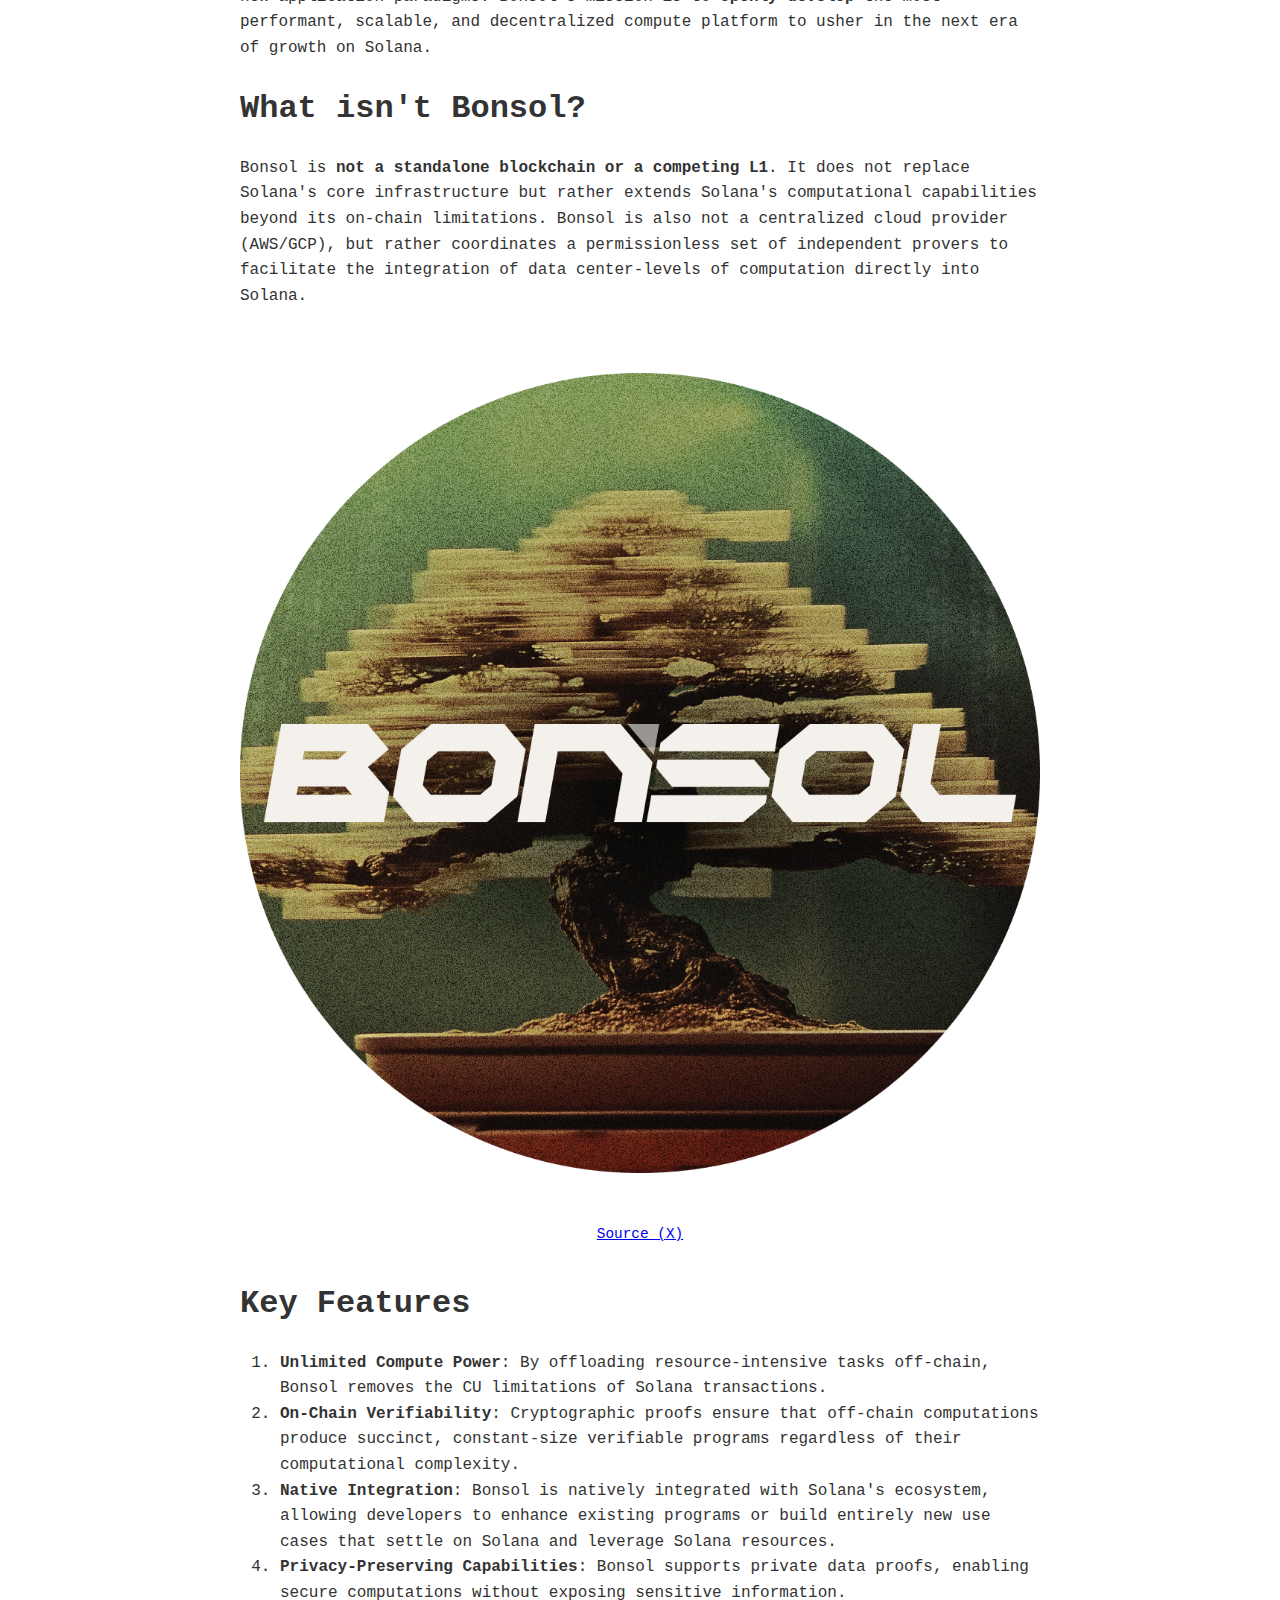
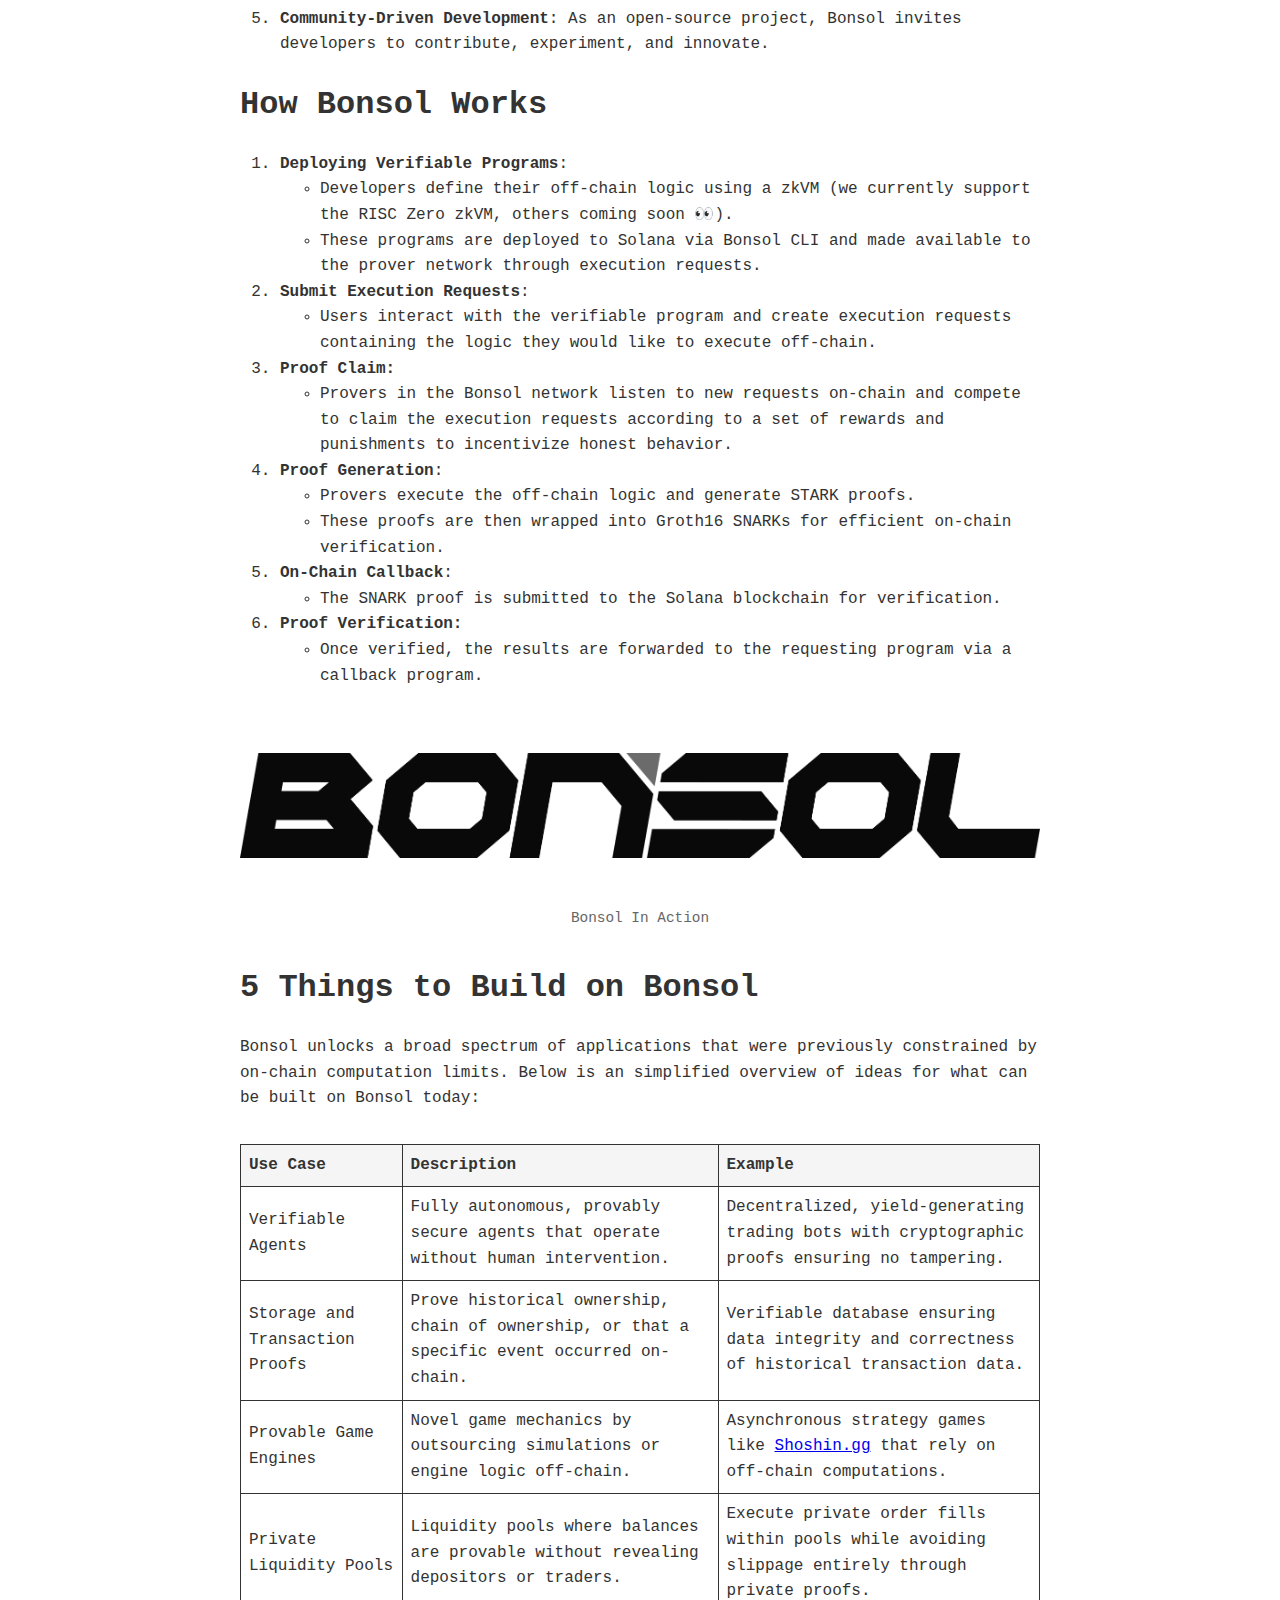
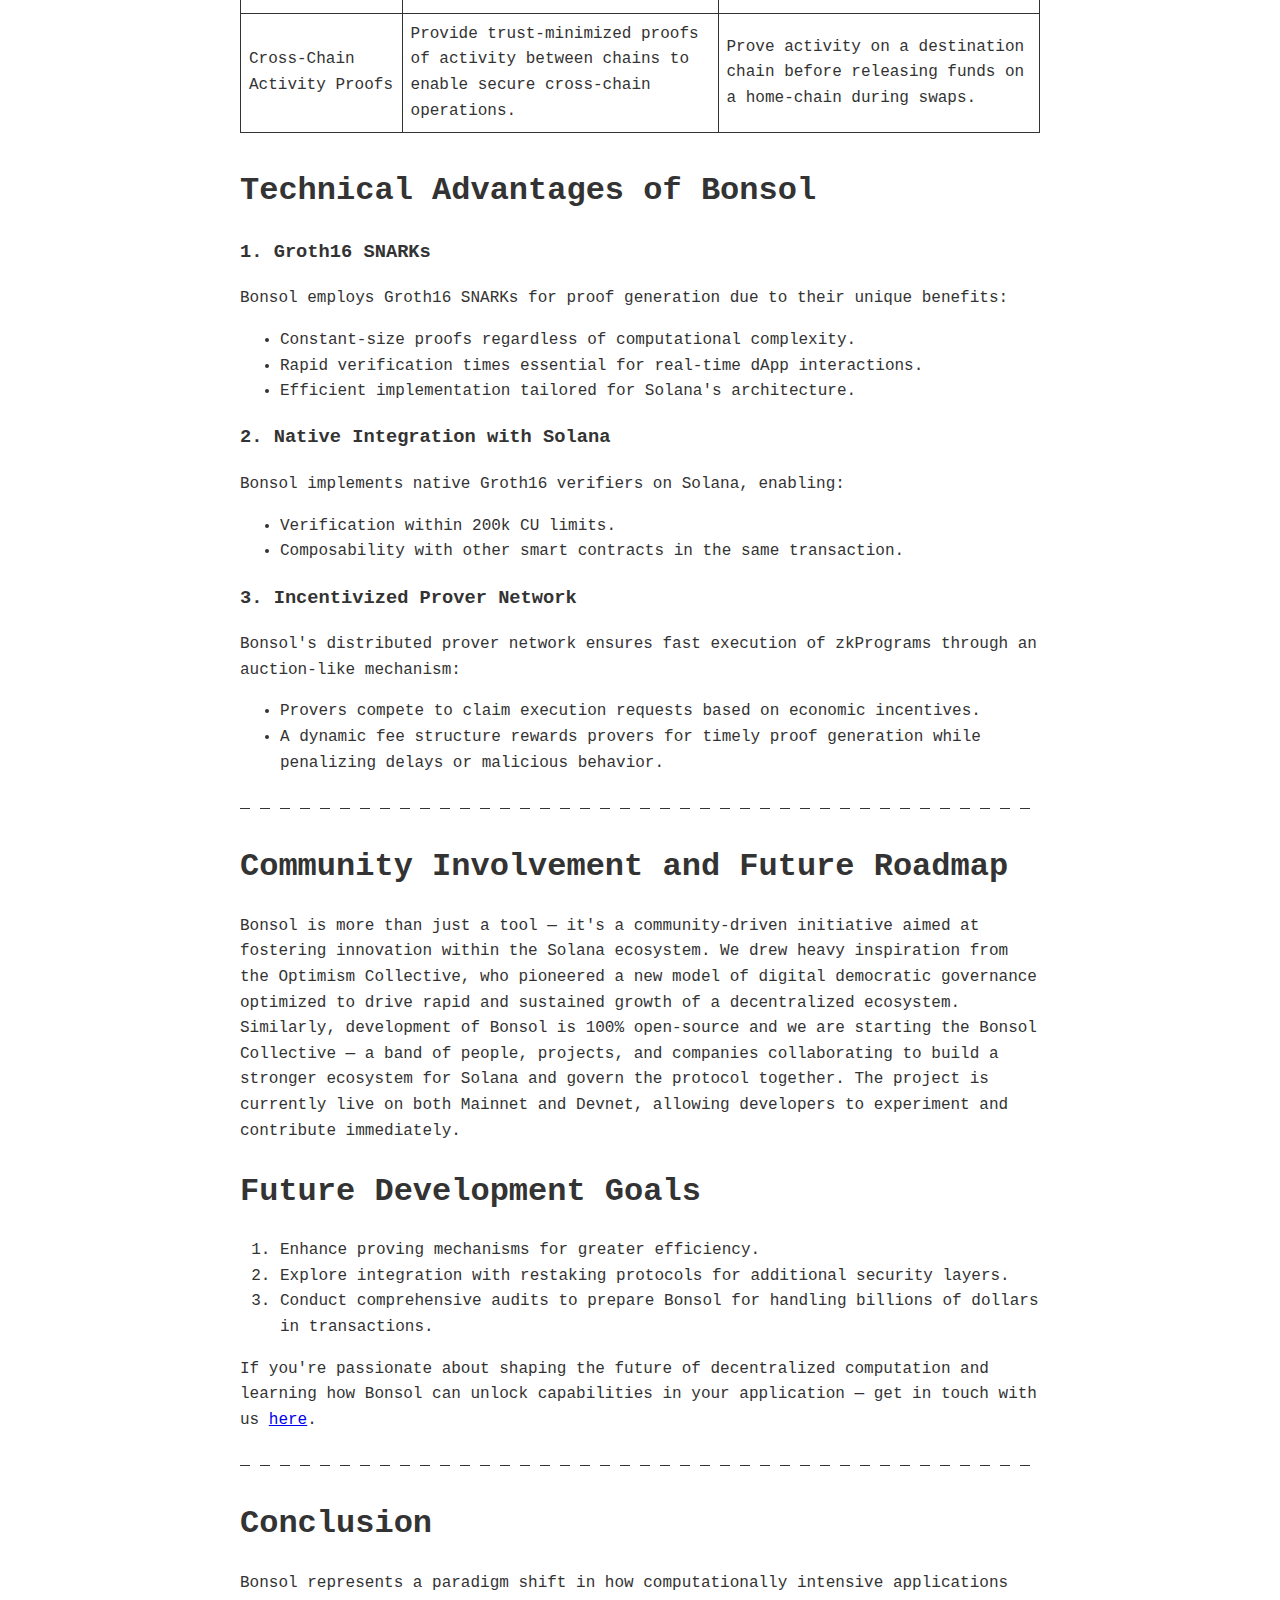
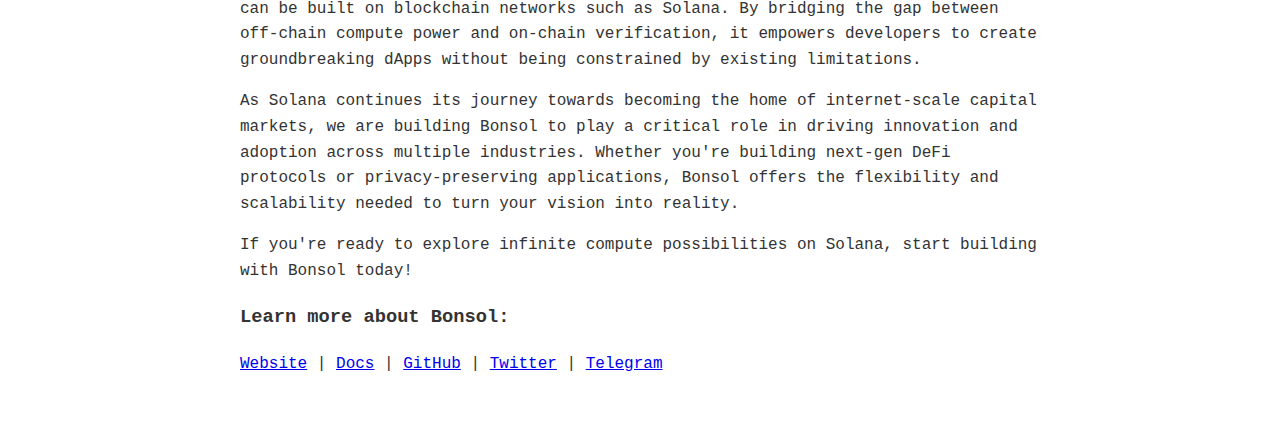
<file: blogPosts/bonsol-infinite-compute.html>
<!DOCTYPE html>
<html lang="en">
<head>
    <meta charset="UTF-8">
    <meta name="viewport" content="width=device-width, initial-scale=1.0">
    <title>Bonsol: Infinite Compute for Solana</title>
    <link rel="icon" type="image/png" sizes="32x32" href="../images/bonsol-Square-Favicon.png">
    <style>
        /* Monospace styling */
        body {
            font-family: 'Courier New', Courier, monospace;
            line-height: 1.6;
            margin: 0;
            background: #fff;
            color: #333;
            padding: 2rem;
            margin: 0 auto;
        }

        /* Content styling */
        .content {
            background: #fff;
            padding: 0;
            border: none;
            max-width: 1000px;
            margin: 0 auto;
        }

        /* Simplified Navigation styling */
        .nav {
            background: #fff;
            padding: 0 0 1rem 0;
            border: none;
        }

        .nav a {
            color: #333;
            text-decoration: none;
            margin-right: 2rem;
            font-family: 'Courier New', Courier, monospace;
        }

        .nav a:hover {
            text-decoration: underline;
        }

        /* Add to existing nav styles */
        .nav a.active {
            text-decoration: underline;
        }
        pre {
            background: #fff;
            padding: 0;
            overflow-x: auto;
            margin: 0;
            text-align: left;
            margin-right: 300px;  /* Same alignment as token.html */
        }
        .logo {
            max-width: 300px; /* adjust this value as needed */
            height: auto;
            margin-top: 2rem;
            margin-bottom: 2rem;
        }
        /* Horizontal line styling */
        hr {
            border: none;
            height: 1px;
            margin: 2rem 0;
            background: repeating-linear-gradient(90deg,
                #333,
                #333 10px,
                transparent 10px,
                transparent 20px
            );
        }

        .solid-hr {
            border: none;
            height: 1px;
            background-color: #333;
            margin: 0rem 0;
        }

        /* Blog post specific styles */
        .blog-post {
            max-width: 800px;
            margin: 0 auto;
        }

        .blog-post img {
            max-width: 100%;
            height: auto;
            margin: 2rem 0;
        }

        .blog-post table {
            width: 100%;
            border-collapse: collapse;
            margin: 2rem 0;
        }

        .blog-post th, .blog-post td {
            border: 1px solid #333;
            padding: 0.5rem;
            text-align: left;
        }

        .blog-post th {
            background-color: #f5f5f5;
        }

        .blog-post figure {
            margin: 2rem 0;
            text-align: center;
        }

        .blog-post figure img {
            max-width: 100%;
            height: auto;
        }

        .blog-post figure figcaption {
            margin-top: 0.5rem;
            font-size: 0.9em;
            color: #666;
        }
    </style>
</head>
<body>
    <div class="content">
        <nav class="nav">
            <a href="../index.html">Home</a>
            <a href="../about.html">About</a>
            <a href="../collective.html">Bonsol Collective</a>
            <a href="../blog.html" class="active">Blog</a>
            <a href="https://bonsol.gitbook.io/docs" target="_blank">Docs</a>
            <a href="https://x.com/bonsol_labs" target="_blank">X</a>
        </nav>
        <hr class="solid-hr">

        <img src="../images/bonsol-blackword-logo.png" alt="Bonsol" class="logo">
        <pre>
Bonsol: Infinite Compute for Solana
        </pre>

        <div class="blog-post">
            <h1>Introduction</h1>
            <p>Solana has proven itself as a highly capable and performant blockchain offering ultra fast transactions, low fees and a culture that finally delivers a great on-chain experience. This confluence establishes Solana as a leader in <a href="https://dune.com/Henrystats/ethereum-vs-solana">crypto-native trading activities</a> while also positioning it as a strong contender to become the home of <a href="https://multicoin.capital/2025/01/22/the-solana-thesis-internet-capital-markets/">internet capital markets</a>. Although the network has found a strong initial PMF, we believe Solana is prime to enter its next era of growth. However, as the network matures and looks to support increasingly complex applications, it faces inherent limitations in its on-chain computation capabilities. Solana needs a way to handle applications with more expensive logic. To address this challenge, we introduce Bonsol, a verifiable computation framework designed for Solana. Bonsol was built to extend Solana's computation boundaries and to allow developers to outsource complex logic off-chain. By doing this, Bonsol transforms Solana from a place where only certain things are possible, to one where <em>anything</em> is possible.</p>

            <hr>

            <h1>Understanding Solana's Computational Limits</h1>
            <p>Solana's speed and efficiency come with its trade-offs. The network imposes strict constraints on compute power and transaction size which can limit the types of programs it can support. While Solana network upgrades <a href="https://x.com/B3nHawkins/status/1866511844157882491">increase compute units</a> (CU), they are incremental and may not be enough to support truly computation-heavy applications in the near term. For example:</p>
            <ul>
                <li>Each transaction is capped at a fixed compute unit limit, making resource-intensive tasks like AI model inference or complex gaming logic infeasible.</li>
                <li>Developers often resort to workarounds like splitting protocols or implementing crank systems to bypass these restrictions, which add layers of complexity and reduce efficiency.</li>
            </ul>
            <p>These limitations hinder Solana's ability to fully realize its full potential as the backbone of the modern internet and one of the largest, most competitive capital markets in the world. With Bonsol, we aim to introduce a way for Solana applications to easily overcome these limitations by integrating off-chain computation.</p>

            <h1>What is Bonsol?</h1>
            <p>Bonsol is a <strong>Solana-native verifiable computation framework</strong> that allows developers to offload complex computations off-chain while generating cryptographic proofs that can be verified on-chain. Bonsol contains a set of developer tools and a prover network, allowing builders to easily build and deploy verifiable applications with direct integration into a decentralized proof network. Bonsol currently supports the RISC Zero zkVM with plans to integrate more zkVMs in the future. Bonsol transforms Solana into a ZK-capable chain, where high-performance computation meets privacy and scalability. Bonsol lays the foundation for privacy-focused, high complexity use cases, lower on-chain costs, and opportunity to unlock new application paradigms. Bonsol's mission is to <strong>openly develop</strong> the most performant, scalable, and decentralized compute platform to usher in the next era of growth on Solana.</p>

            <h1>What isn't Bonsol?</h1>
            <p>Bonsol is <strong>not a standalone blockchain or a competing L1</strong>. It does not replace Solana's core infrastructure but rather extends Solana's computational capabilities beyond its on-chain limitations. Bonsol is also not a centralized cloud provider (AWS/GCP), but rather coordinates a permissionless set of independent provers to facilitate the integration of data center-levels of computation directly into Solana.</p>

            <figure>
                <a href="https://x.com/_weidai/status/1890424616193040606">
                    <img src="../images/bonsol-circle-logo.png" alt="Source (X)">
                </a>
                <figcaption><a href="https://x.com/_weidai/status/1890424616193040606">Source (X)</a></figcaption>
            </figure>

            <h1>Key Features</h1>
            <ol>
                <li><strong>Unlimited Compute Power</strong>: By offloading resource-intensive tasks off-chain, Bonsol removes the CU limitations of Solana transactions.</li>
                <li><strong>On-Chain Verifiability</strong>: Cryptographic proofs ensure that off-chain computations produce succinct, constant-size verifiable programs regardless of their computational complexity.</li>
                <li><strong>Native Integration</strong>: Bonsol is natively integrated with Solana's ecosystem, allowing developers to enhance existing programs or build entirely new use cases that settle on Solana and leverage Solana resources.</li>
                <li><strong>Privacy-Preserving Capabilities</strong>: Bonsol supports private data proofs, enabling secure computations without exposing sensitive information.</li>
                <li><strong>Community-Driven Development</strong>: As an open-source project, Bonsol invites developers to contribute, experiment, and innovate.</li>
            </ol>

            <h1>How Bonsol Works</h1>
            <ol>
                <li><strong>Deploying Verifiable Programs</strong>:
                    <ul>
                        <li>Developers define their off-chain logic using a zkVM (we currently support the RISC Zero zkVM, others coming soon 👀).</li>
                        <li>These programs are deployed to Solana via Bonsol CLI and made available to the prover network through execution requests.</li>
                    </ul>
                </li>
                <li><strong>Submit Execution Requests</strong>:
                    <ul>
                        <li>Users interact with the verifiable program and create execution requests containing the logic they would like to execute off-chain.</li>
                    </ul>
                </li>
                <li><strong>Proof Claim:</strong>
                    <ul>
                        <li>Provers in the Bonsol network listen to new requests on-chain and compete to claim the execution requests according to a set of rewards and punishments to incentivize honest behavior.</li>
                    </ul>
                </li>
                <li><strong>Proof Generation</strong>:
                    <ul>
                        <li>Provers execute the off-chain logic and generate STARK proofs.</li>
                        <li>These proofs are then wrapped into Groth16 SNARKs for efficient on-chain verification.</li>
                    </ul>
                </li>
                <li><strong>On-Chain Callback</strong>:
                    <ul>
                        <li>The SNARK proof is submitted to the Solana blockchain for verification.</li>
                    </ul>
                </li>
                <li><strong>Proof Verification:</strong>
                    <ul>
                        <li>Once verified, the results are forwarded to the requesting program via a callback program.</li>
                    </ul>
                </li>
            </ol>

            <figure>
                <img src="../images/bonsol-blackword-logo.png" alt="Bonsol In Action">
                <figcaption>Bonsol In Action</figcaption>
            </figure>

            <h1>5 Things to Build on Bonsol</h1>
            <p>Bonsol unlocks a broad spectrum of applications that were previously constrained by on-chain computation limits. Below is an simplified overview of ideas for what can be built on Bonsol today:</p>

            <table>
                <tr>
                    <th><strong>Use Case</strong></th>
                    <th><strong>Description</strong></th>
                    <th><strong>Example</strong></th>
                </tr>
                <tr>
                    <td>Verifiable Agents</td>
                    <td>Fully autonomous, provably secure agents that operate without human intervention.</td>
                    <td>Decentralized, yield-generating trading bots with cryptographic proofs ensuring no tampering.</td>
                </tr>
                <tr>
                    <td>Storage and Transaction Proofs</td>
                    <td>Prove historical ownership, chain of ownership, or that a specific event occurred on-chain.</td>
                    <td>Verifiable database ensuring data integrity and correctness of historical transaction data.</td>
                </tr>
                <tr>
                    <td>Provable Game Engines</td>
                    <td>Novel game mechanics by outsourcing simulations or engine logic off-chain.</td>
                    <td>Asynchronous strategy games like <a href="http://shoshin.gg/">Shoshin.gg</a> that rely on off-chain computations.</td>
                </tr>
                <tr>
                    <td>Private Liquidity Pools</td>
                    <td>Liquidity pools where balances are provable without revealing depositors or traders.</td>
                    <td>Execute private order fills within pools while avoiding slippage entirely through private proofs.</td>
                </tr>
                <tr>
                    <td>Cross-Chain Activity Proofs</td>
                    <td>Provide trust-minimized proofs of activity between chains to enable secure cross-chain operations.</td>
                    <td>Prove activity on a destination chain before releasing funds on a home-chain during swaps.</td>
                </tr>
            </table>

            <h1>Technical Advantages of Bonsol</h1>
            <h3><strong>1. Groth16 SNARKs</strong></h3>
            <p>Bonsol employs Groth16 SNARKs for proof generation due to their unique benefits:</p>
            <ul>
                <li>Constant-size proofs regardless of computational complexity.</li>
                <li>Rapid verification times essential for real-time dApp interactions.</li>
                <li>Efficient implementation tailored for Solana's architecture.</li>
            </ul>

            <h3><strong>2. Native Integration with Solana</strong></h3>
            <p>Bonsol implements native Groth16 verifiers on Solana, enabling:</p>
            <ul>
                <li>Verification within 200k CU limits.</li>
                <li>Composability with other smart contracts in the same transaction.</li>
            </ul>

            <h3><strong>3. Incentivized Prover Network</strong></h3>
            <p>Bonsol's distributed prover network ensures fast execution of zkPrograms through an auction-like mechanism:</p>
            <ul>
                <li>Provers compete to claim execution requests based on economic incentives.</li>
                <li>A dynamic fee structure rewards provers for timely proof generation while penalizing delays or malicious behavior.</li>
            </ul>

            <hr>

            <h1>Community Involvement and Future Roadmap</h1>
            <p>Bonsol is more than just a tool — it's a community-driven initiative aimed at fostering innovation within the Solana ecosystem. We drew heavy inspiration from the Optimism Collective, who pioneered a new model of digital democratic governance optimized to drive rapid and sustained growth of a decentralized ecosystem. Similarly, development of Bonsol is 100% open-source and we are starting the Bonsol Collective — a band of people, projects, and companies collaborating to build a stronger ecosystem for Solana and govern the protocol together. The project is currently live on both Mainnet and Devnet, allowing developers to experiment and contribute immediately.</p>

            <h1>Future Development Goals</h1>
            <ol>
                <li>Enhance proving mechanisms for greater efficiency.</li>
                <li>Explore integration with restaking protocols for additional security layers.</li>
                <li>Conduct comprehensive audits to prepare Bonsol for handling billions of dollars in transactions.</li>
            </ol>

            <p>If you're passionate about shaping the future of decentralized computation and learning how Bonsol can unlock capabilities in your application — get in touch with us <a href="https://t.me/bonsolsh">here</a>.</p>

            <hr>

            <h1>Conclusion</h1>
            <p>Bonsol represents a paradigm shift in how computationally intensive applications can be built on blockchain networks such as Solana. By bridging the gap between off-chain compute power and on-chain verification, it empowers developers to create groundbreaking dApps without being constrained by existing limitations.</p>

            <p>As Solana continues its journey towards becoming the home of internet-scale capital markets, we are building Bonsol to play a critical role in driving innovation and adoption across multiple industries. Whether you're building next-gen DeFi protocols or privacy-preserving applications, Bonsol offers the flexibility and scalability needed to turn your vision into reality.</p>

            <p>If you're ready to explore infinite compute possibilities on Solana, start building with Bonsol today!</p>

            <h3>Learn more about Bonsol:</h3>
            <p><a href="https://bonsol.org/">Website</a> | <a href="https://bonsol.gitbook.io/docs/core-concepts/introduction">Docs</a> | <a href="https://github.com/anagrambuild/bonsol">GitHub</a> | <a href="https://x.com/Bonsolsh">Twitter</a> | <a href="https://t.me/bonsolsh">Telegram</a></p>
        </div>
    </div>
</body>
</html>
</file>
